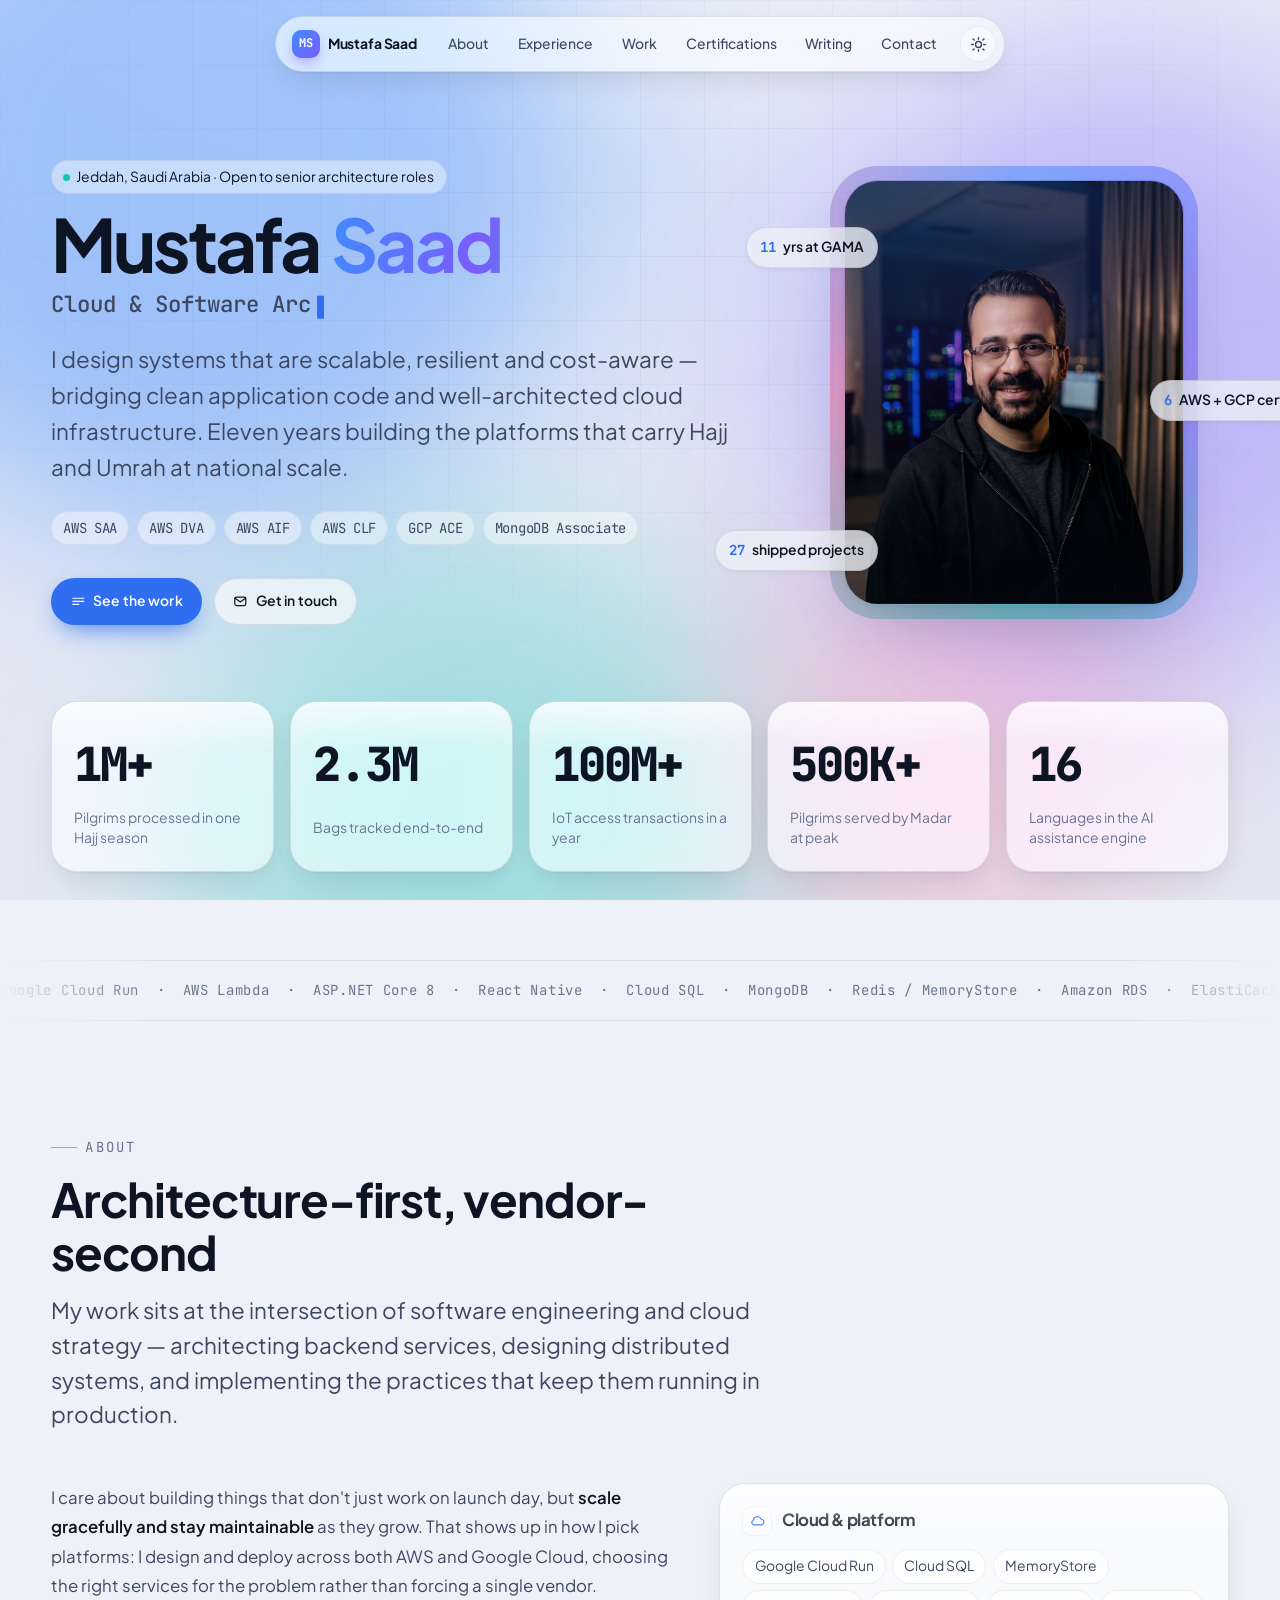
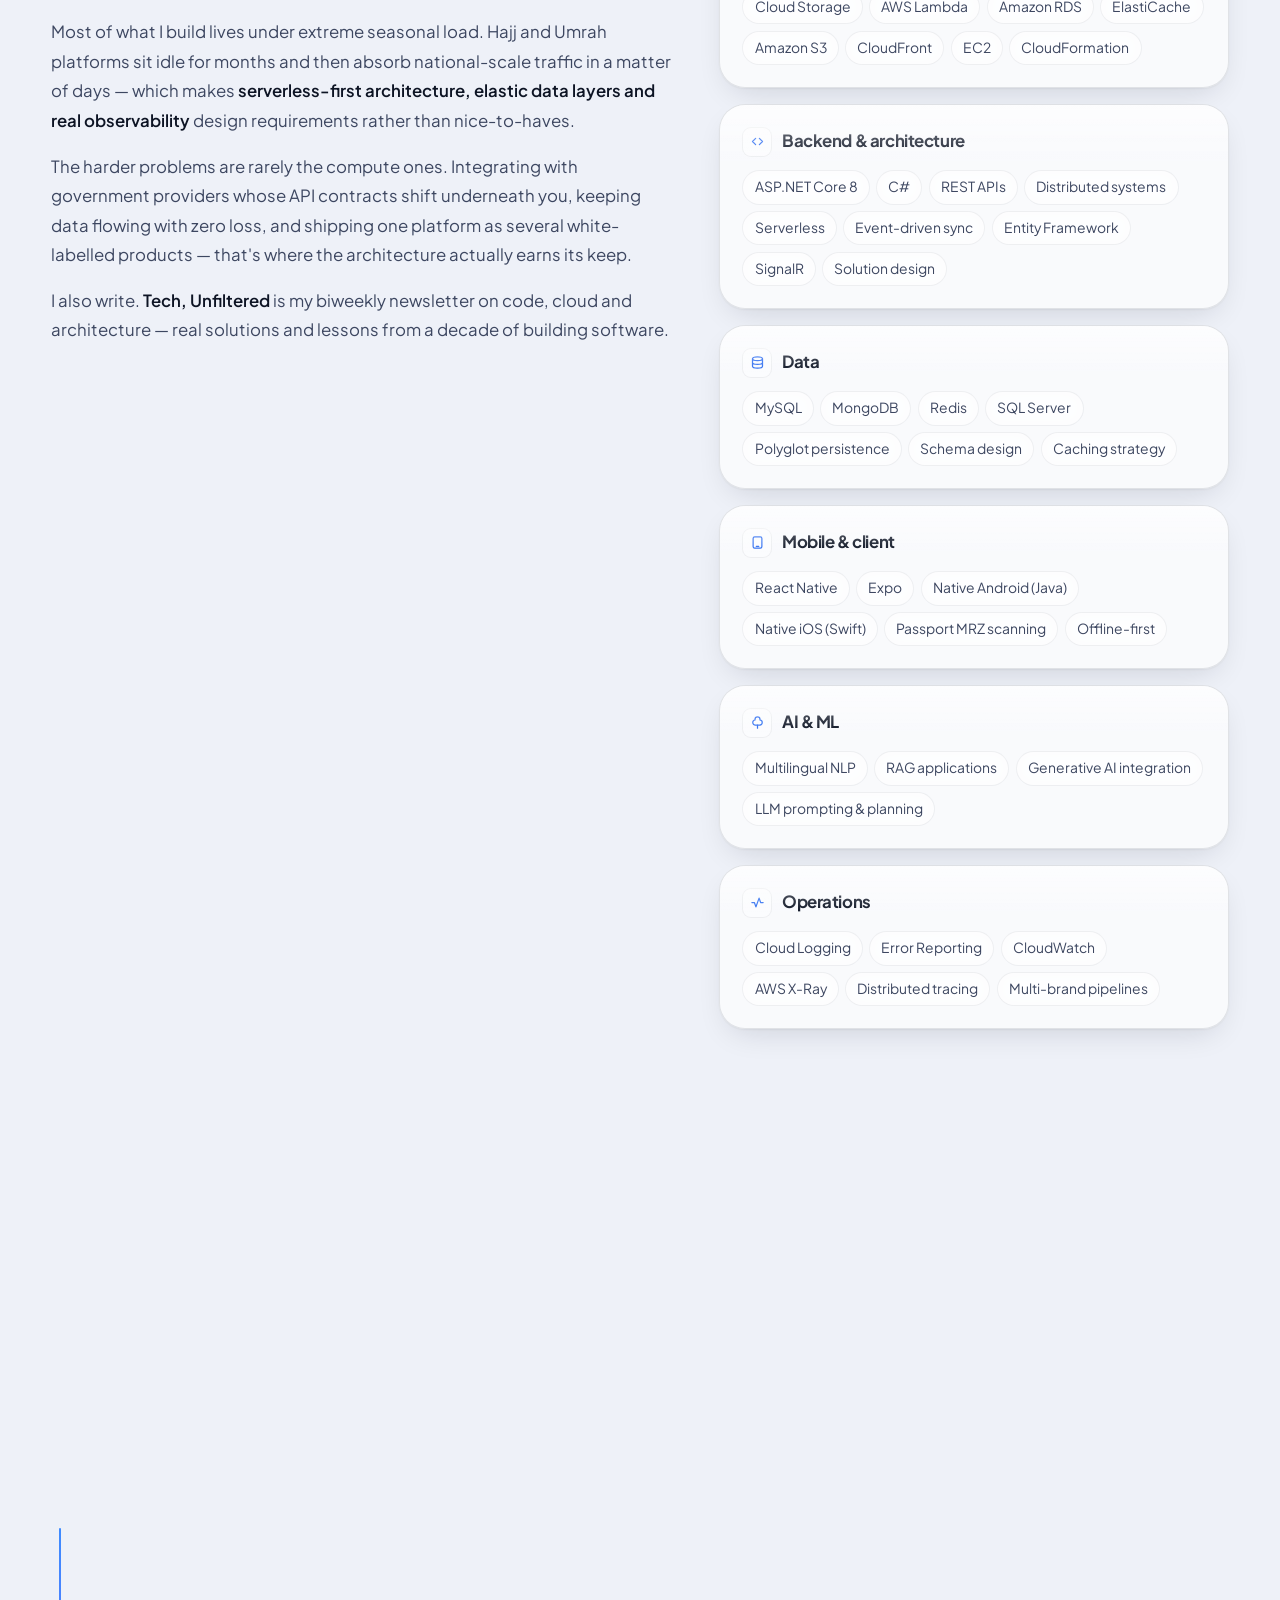
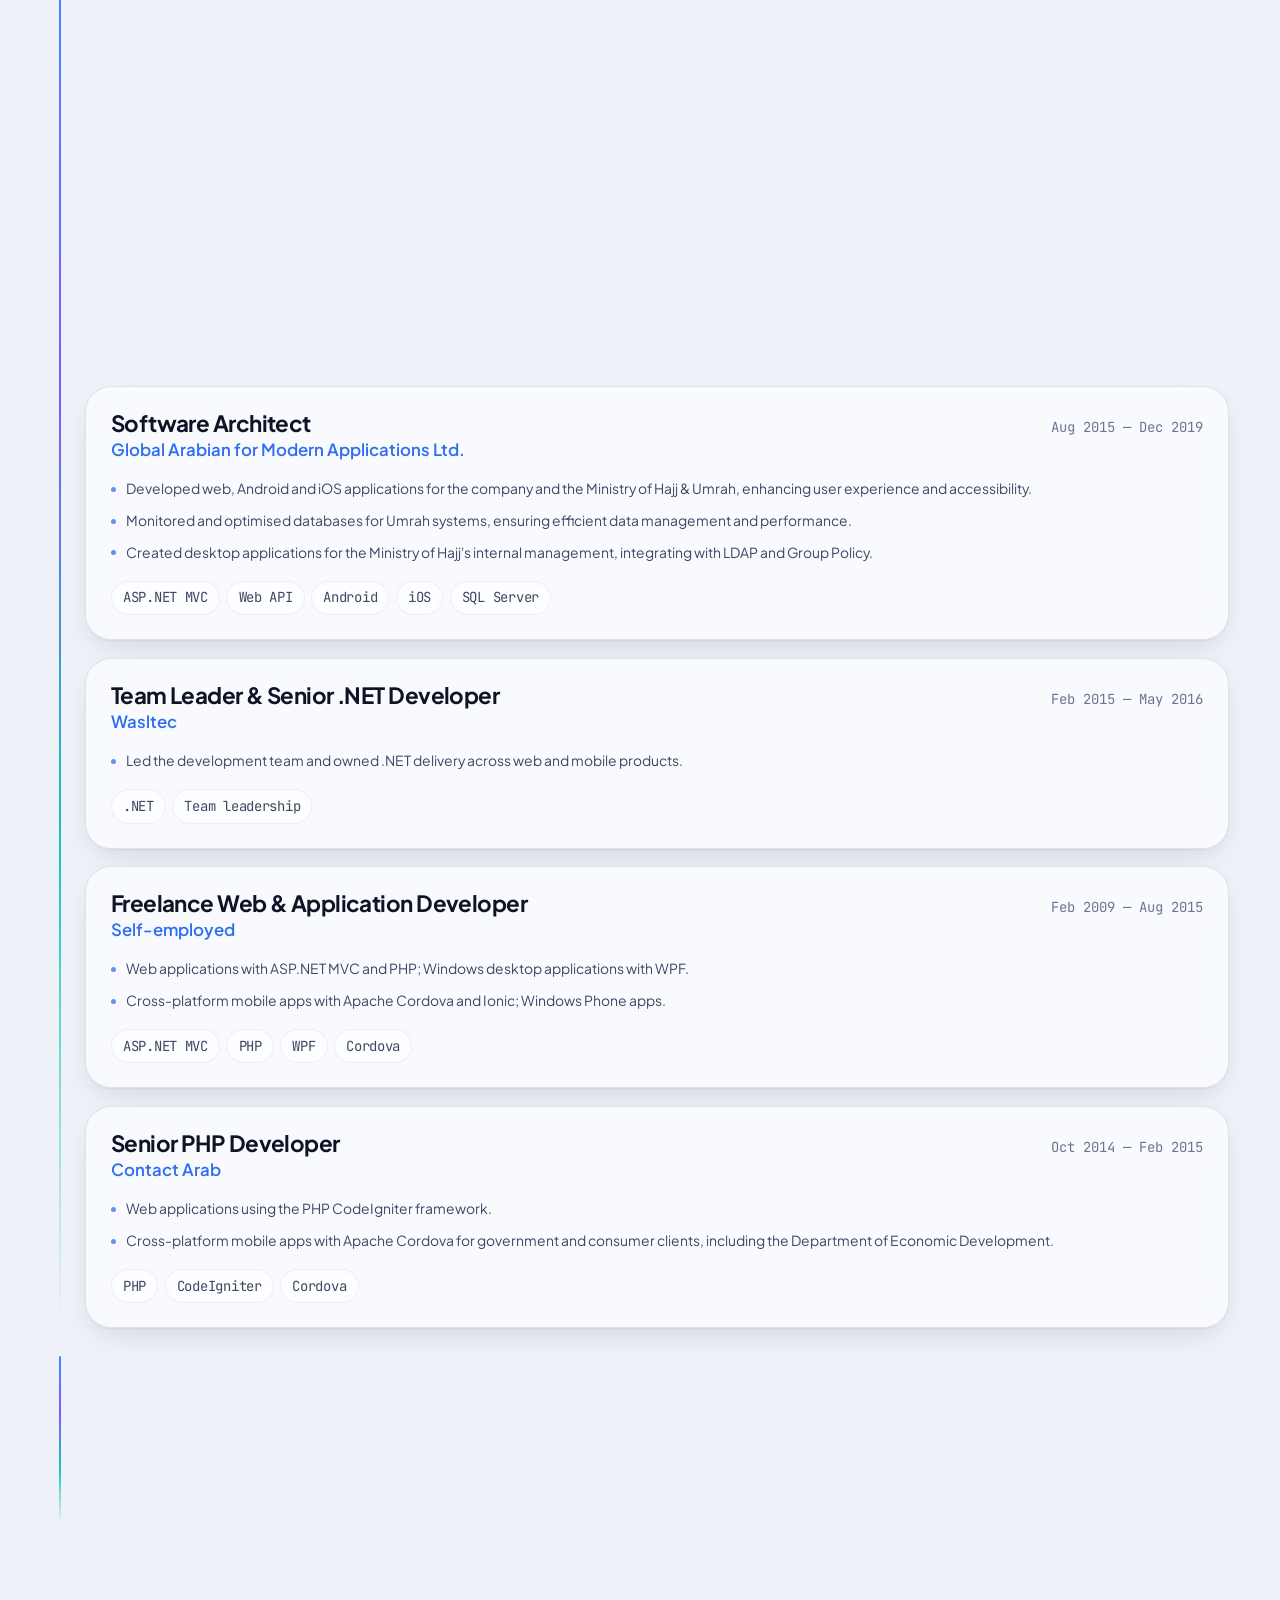
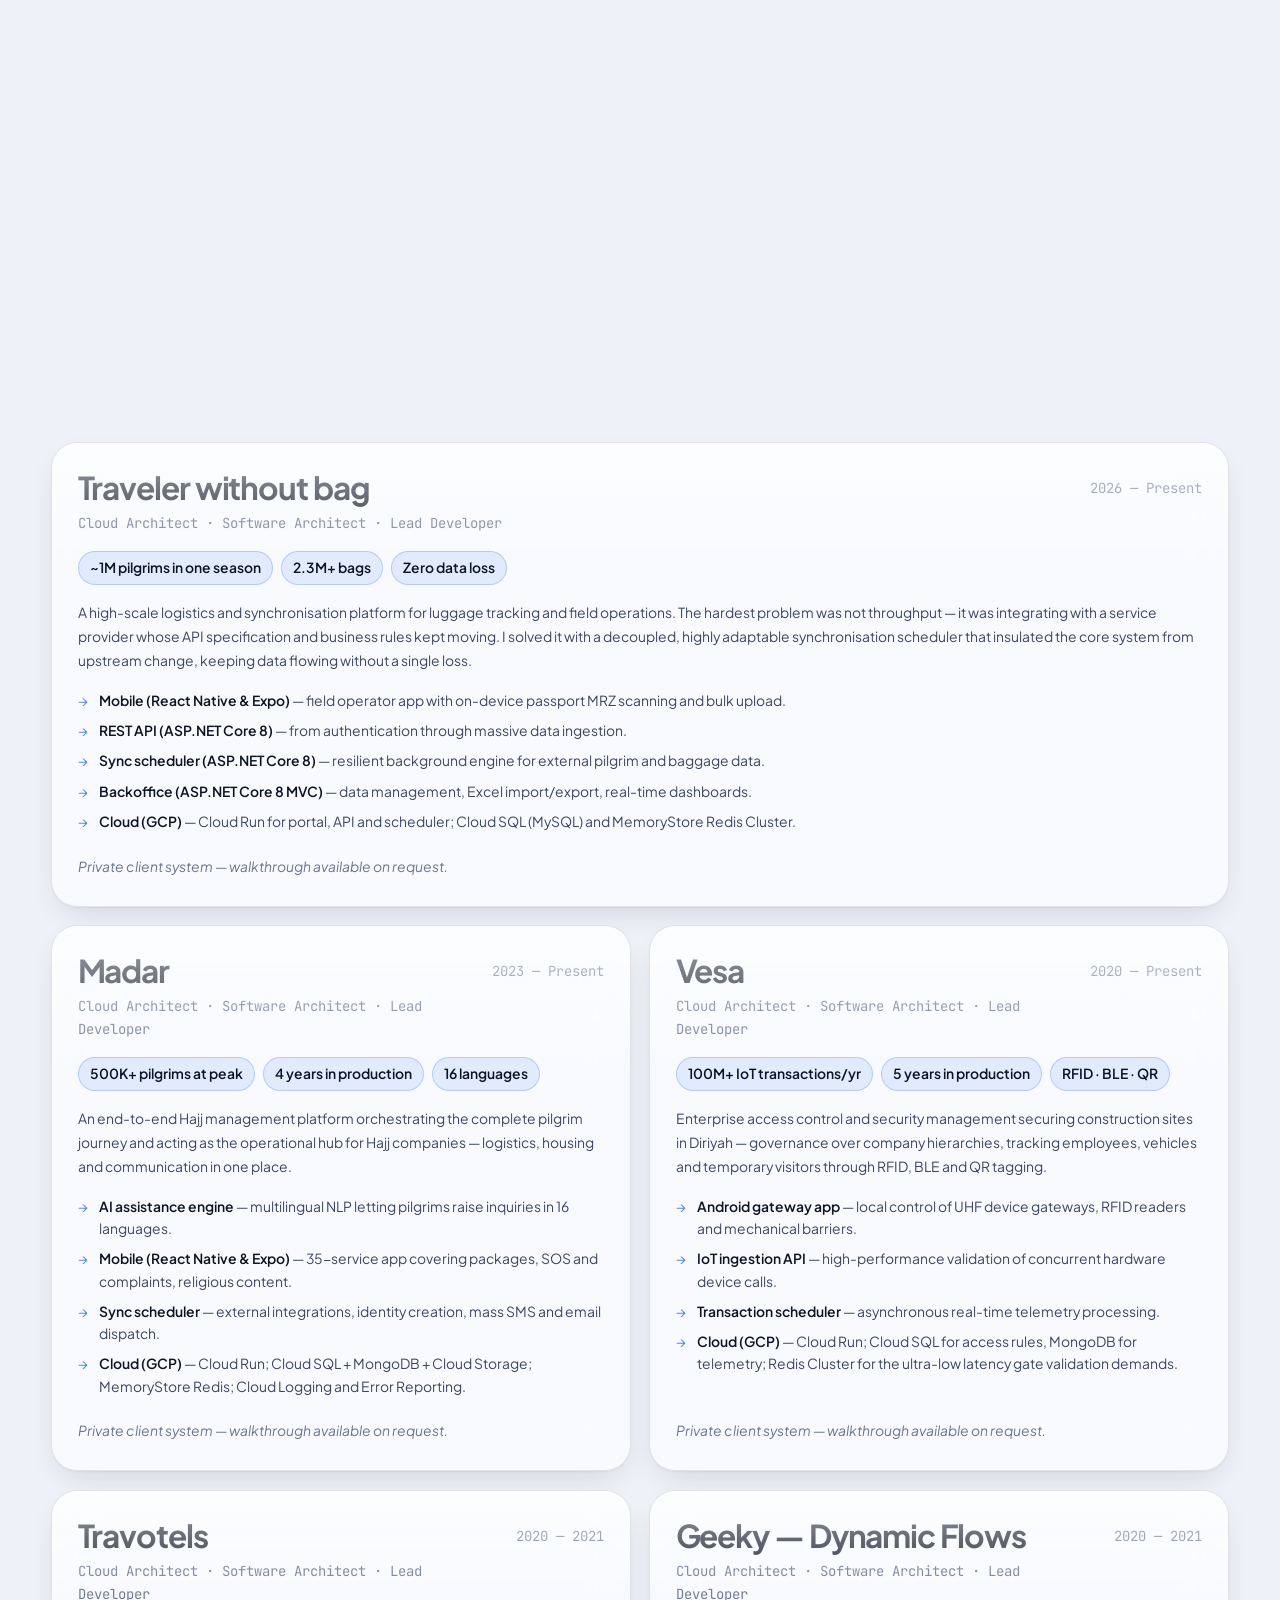
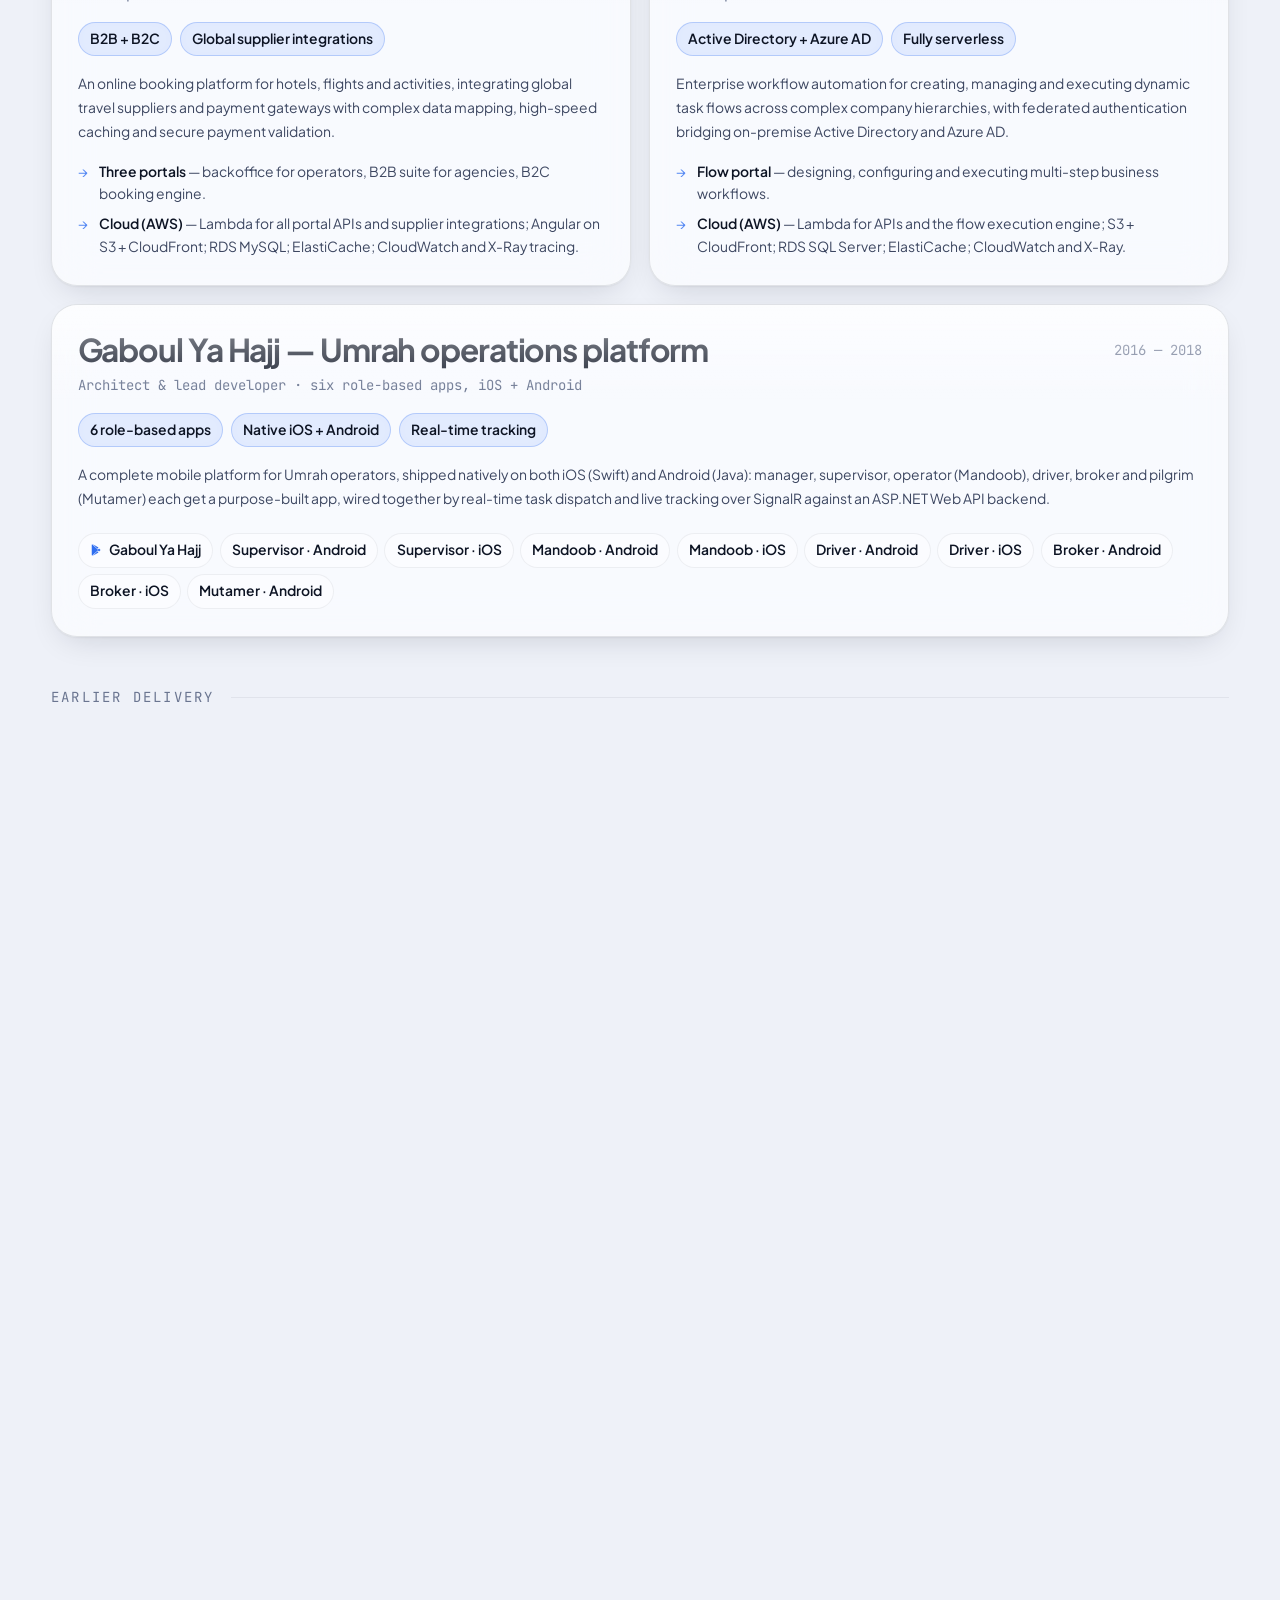
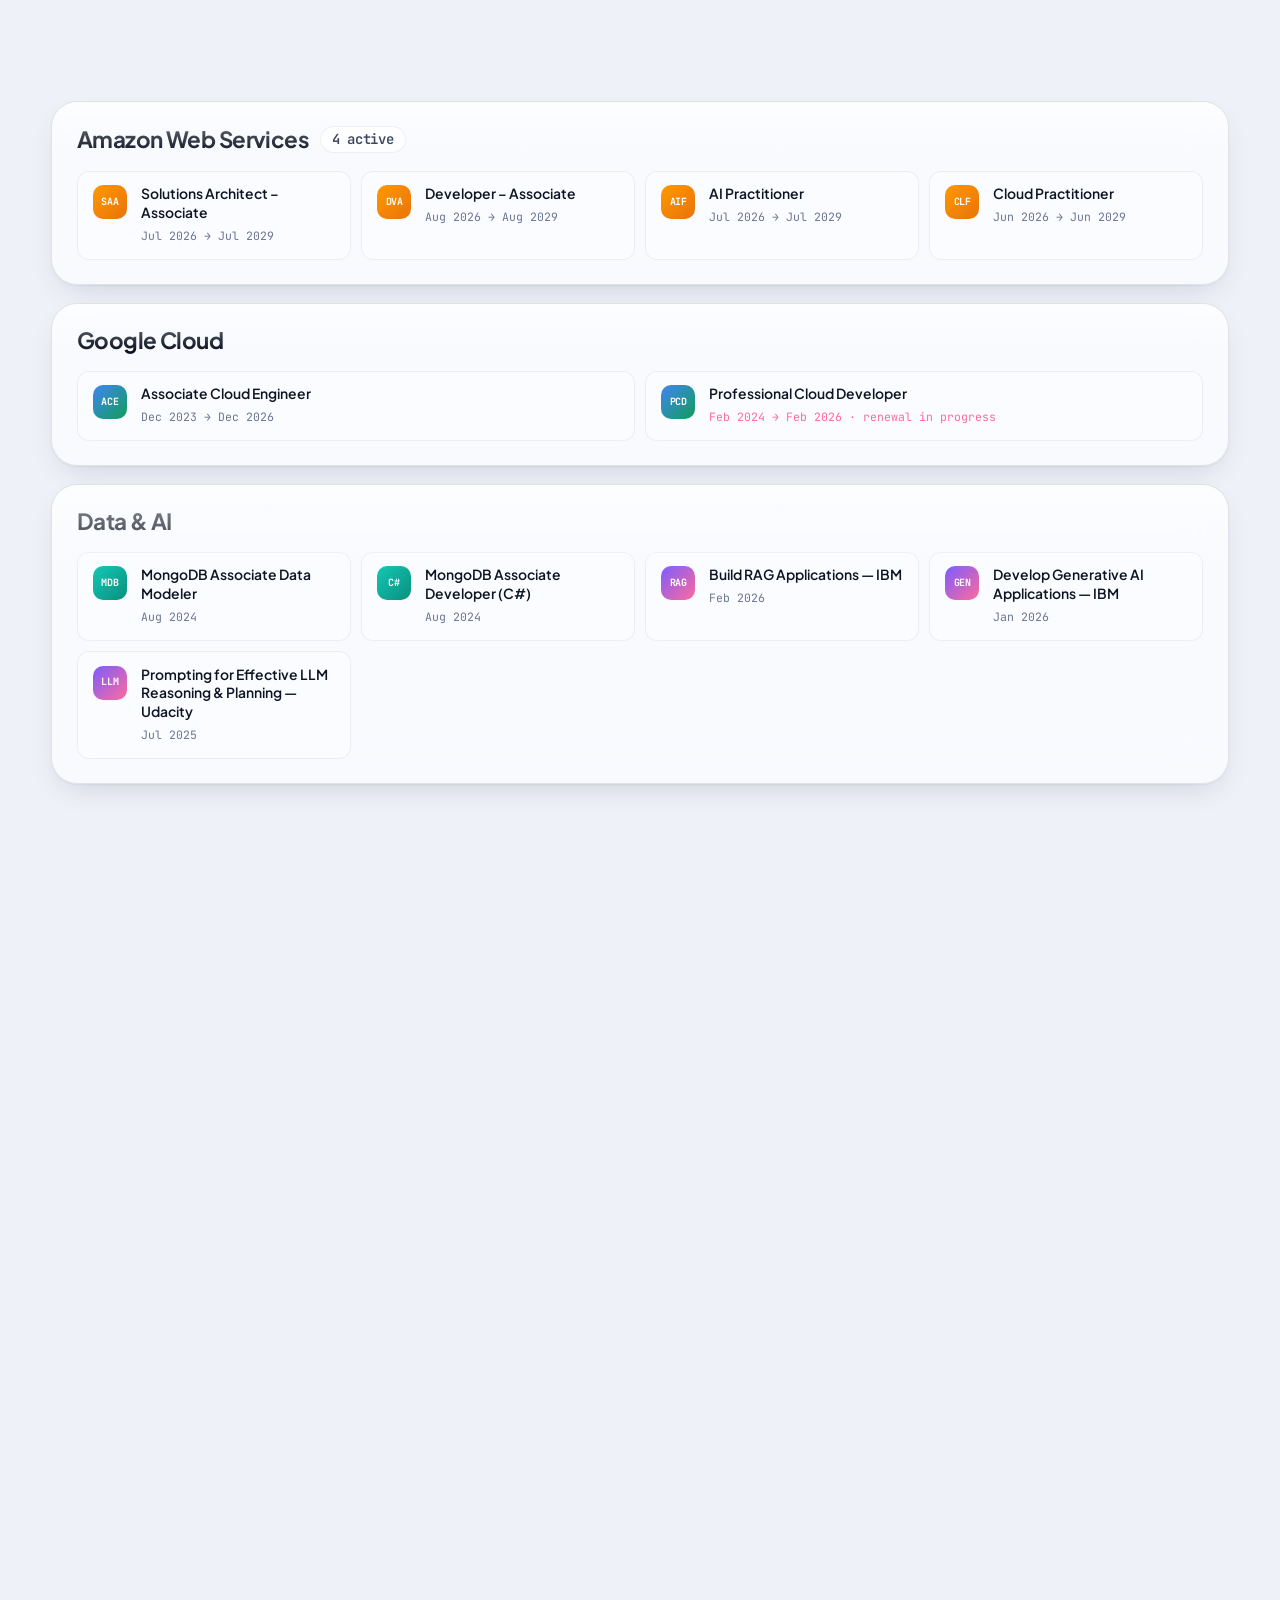
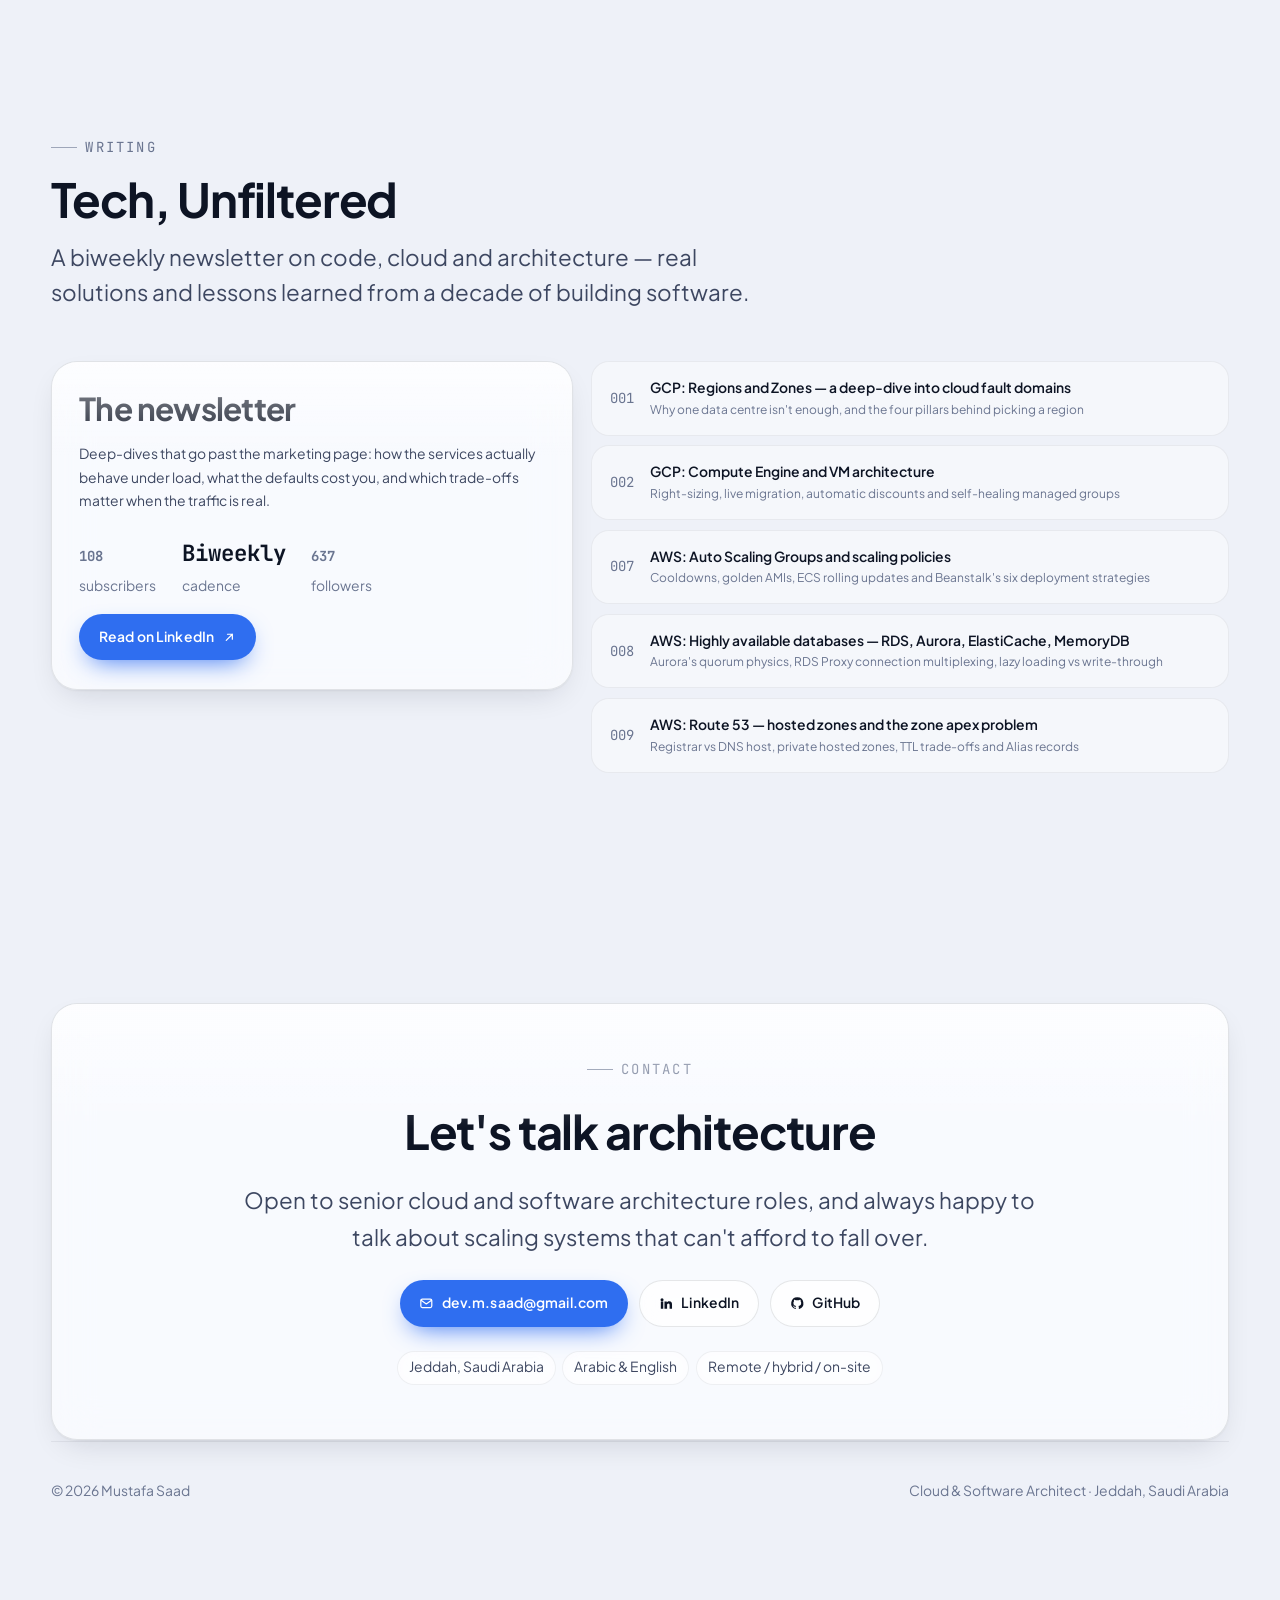
<file: index.html>
<!DOCTYPE html>
<html lang="en">
<head>
<meta charset="utf-8">
<meta name="viewport" content="width=device-width, initial-scale=1">
<title>Mustafa Saad — Cloud &amp; Software Architect</title>
<meta name="description" content="Cloud and Software Architect in Jeddah, Saudi Arabia. Multi-cloud AWS + GCP, serverless and distributed systems. Platforms serving 1M+ pilgrims and 100M+ IoT transactions.">
<meta name="author" content="Mustafa Saad">
<meta name="theme-color" content="#070a14" media="(prefers-color-scheme: dark)">
<meta name="theme-color" content="#eef1f8" media="(prefers-color-scheme: light)">

<meta property="og:type" content="profile">
<meta property="og:title" content="Mustafa Saad — Cloud &amp; Software Architect">
<meta property="og:description" content="Multi-cloud AWS + GCP architect. Serverless platforms serving 1M+ pilgrims and 100M+ IoT transactions.">
<meta property="og:image" content="img/profile.jpg">
<meta name="twitter:card" content="summary_large_image">

<link rel="preconnect" href="https://fonts.googleapis.com">
<link rel="preconnect" href="https://fonts.gstatic.com" crossorigin>
<link href="https://fonts.googleapis.com/css2?family=Plus+Jakarta+Sans:wght@400;500;600;700;800&family=JetBrains+Mono:wght@400;500;700&display=swap" rel="stylesheet">
<link rel="stylesheet" href="css/style.css">

<!-- paint the stored theme before first frame, so there is no flash -->
<script>
(function(){try{var t=localStorage.getItem('ms-theme');if(t==='dark'||t==='light')document.documentElement.setAttribute('data-theme',t);}catch(e){}})();
</script>

<script type="application/ld+json">
{
  "@context":"https://schema.org",
  "@type":"Person",
  "name":"Mustafa Saad",
  "jobTitle":"Cloud and Software Architect",
  "email":"mailto:dev.m.saad@gmail.com",
  "address":{"@type":"PostalAddress","addressLocality":"Jeddah","addressCountry":"SA"},
  "worksFor":{"@type":"Organization","name":"Global Arabian for Modern Applications Ltd."},
  "url":"https://www.linkedin.com/in/geekinside/",
  "sameAs":["https://www.linkedin.com/in/geekinside/","https://github.com/MMSaad"],
  "knowsLanguage":["ar","en"]
}
</script>
</head>

<body>

<div class="aurora" aria-hidden="true"><span></span><span></span><span></span><span></span></div>
<div class="spot" aria-hidden="true"></div>
<div class="progress" aria-hidden="true"></div>

<!-- ============================ NAV ============================ -->
<header class="nav">
  <div class="nav__inner">
    <a class="nav__brand" href="#top">
      <span class="mono-mark" aria-hidden="true">MS</span>
      <span>Mustafa Saad</span>
    </a>

    <nav class="nav__links" aria-label="Sections">
      <a href="#about">About</a>
      <a href="#experience">Experience</a>
      <a href="#work">Work</a>
      <a href="#certifications">Certifications</a>
      <a href="#writing">Writing</a>
      <a href="#contact">Contact</a>
    </nav>

    <div class="nav__actions">
      <button class="icon-btn theme-toggle" type="button" aria-label="Switch theme">
        <svg class="sun" viewBox="0 0 24 24" fill="none" stroke="currentColor" stroke-width="2" stroke-linecap="round" aria-hidden="true"><circle cx="12" cy="12" r="4.2"/><path d="M12 2.4v2.3M12 19.3v2.3M4.2 4.2l1.6 1.6M18.2 18.2l1.6 1.6M2.4 12h2.3M19.3 12h2.3M4.2 19.8l1.6-1.6M18.2 5.8l1.6-1.6"/></svg>
        <svg class="moon" viewBox="0 0 24 24" fill="none" stroke="currentColor" stroke-width="2" stroke-linecap="round" stroke-linejoin="round" aria-hidden="true"><path d="M20.5 14.3A8.5 8.5 0 1 1 9.7 3.5a6.8 6.8 0 0 0 10.8 10.8Z"/></svg>
      </button>
      <button class="icon-btn nav__burger" type="button" aria-label="Menu" aria-expanded="false">
        <svg viewBox="0 0 24 24" fill="none" stroke="currentColor" stroke-width="2" stroke-linecap="round" aria-hidden="true"><path d="M4 7h16M4 12h16M4 17h16"/></svg>
      </button>
    </div>
  </div>
</header>

<main id="top">

<!-- ============================ HERO ============================ -->
<section class="hero" aria-label="Introduction">
  <div class="shell">
    <div class="hero__grid">

      <div>
        <span class="chip chip--live rv" style="--d:0ms"><span class="dot" aria-hidden="true"></span> Jeddah, Saudi Arabia &middot; Open to senior architecture roles</span>

        <h1 class="rv" style="--d:70ms">Mustafa <span class="grad">Saad</span></h1>

        <div class="hero__role rv" style="--d:140ms">
          <span class="typed" data-phrases='["Cloud &amp; Software Architect","Multi-cloud: AWS + Google Cloud","Serverless &amp; distributed systems","17 years building for scale"]'></span><span class="caret" aria-hidden="true"></span>
        </div>

        <p class="hero__lede rv" style="--d:210ms">
          I design systems that are scalable, resilient and cost-aware — bridging clean application code
          and well-architected cloud infrastructure. Eleven years building the platforms that carry
          Hajj and Umrah at national scale.
        </p>

        <div class="hero__chips rv" style="--d:280ms">
          <span class="chip chip--mono">AWS SAA</span>
          <span class="chip chip--mono">AWS DVA</span>
          <span class="chip chip--mono">AWS AIF</span>
          <span class="chip chip--mono">AWS CLF</span>
          <span class="chip chip--mono">GCP ACE</span>
          <span class="chip chip--mono">MongoDB Associate</span>
        </div>

        <div class="hero__cta rv" style="--d:350ms">
          <a class="btn btn--primary" href="#work">
            <svg viewBox="0 0 24 24" fill="none" stroke="currentColor" stroke-width="2" stroke-linecap="round" stroke-linejoin="round" aria-hidden="true"><path d="M3 7h18M3 12h18M3 17h10"/></svg>
            See the work
          </a>
          <a class="btn btn--ghost" href="mailto:dev.m.saad@gmail.com">
            <svg viewBox="0 0 24 24" fill="none" stroke="currentColor" stroke-width="2" stroke-linecap="round" stroke-linejoin="round" aria-hidden="true"><rect x="3" y="5" width="18" height="14" rx="2.5"/><path d="m3.5 7 8.5 6 8.5-6"/></svg>
            Get in touch
          </a>
        </div>
      </div>

      <div class="portrait rv rv--s" style="--d:260ms">
        <div class="portrait__halo" aria-hidden="true"><div class="portrait__ring"></div></div>
        <div class="portrait__frame">
          <img src="img/profile.jpg" alt="Portrait of Mustafa Saad" width="880" height="1100">
        </div>
        <div class="portrait__badge portrait__badge--a"><b>11</b> yrs at GAMA</div>
        <div class="portrait__badge portrait__badge--b"><b>6</b> AWS + GCP certs</div>
        <div class="portrait__badge portrait__badge--c"><b>27</b> shipped projects</div>
      </div>

    </div>
  </div>
</section>

<!-- ============================ METRICS ============================ -->
<section aria-label="Scale" style="padding-block:0">
  <div class="shell">
    <div class="metrics">
      <div class="metric glass glass--hover tilt rv">
        <div class="metric__n"><span data-count="1" data-dec="0" data-suffix="M+">0</span></div>
        <div class="metric__l">Pilgrims processed in one Hajj season</div>
      </div>
      <div class="metric glass glass--hover tilt rv">
        <div class="metric__n"><span data-count="2.3" data-dec="1" data-suffix="M">0</span></div>
        <div class="metric__l">Bags tracked end-to-end</div>
      </div>
      <div class="metric glass glass--hover tilt rv">
        <div class="metric__n"><span data-count="100" data-dec="0" data-suffix="M+">0</span></div>
        <div class="metric__l">IoT access transactions in a year</div>
      </div>
      <div class="metric glass glass--hover tilt rv">
        <div class="metric__n"><span data-count="500" data-dec="0" data-suffix="K+">0</span></div>
        <div class="metric__l">Pilgrims served by Madar at peak</div>
      </div>
      <div class="metric glass glass--hover tilt rv">
        <div class="metric__n"><span data-count="16" data-dec="0">0</span></div>
        <div class="metric__l">Languages in the AI assistance engine</div>
      </div>
    </div>
  </div>
</section>

<!-- ============================ MARQUEE ============================ -->
<div class="marquee" aria-hidden="true" style="margin-top:clamp(3rem,7vw,5.5rem)">
  <div class="marquee__track">
    <span>Google Cloud Run &nbsp;·&nbsp; AWS Lambda &nbsp;·&nbsp; ASP.NET Core 8 &nbsp;·&nbsp; React Native &nbsp;·&nbsp; Cloud SQL &nbsp;·&nbsp; MongoDB &nbsp;·&nbsp; Redis / MemoryStore &nbsp;·&nbsp; Amazon RDS &nbsp;·&nbsp; ElastiCache &nbsp;·&nbsp; CloudFront &nbsp;·&nbsp; Amazon S3 &nbsp;·&nbsp; Cloud Storage &nbsp;·&nbsp; X-Ray &nbsp;·&nbsp; CloudWatch &nbsp;·&nbsp; Cloud Logging &nbsp;·&nbsp; SignalR &nbsp;·&nbsp; Firebase &nbsp;·&nbsp; Azure AD</span>
  </div>
</div>

<!-- ============================ ABOUT ============================ -->
<section id="about" aria-labelledby="about-h">
  <div class="shell">
    <div class="sec-head rv">
      <span class="eyebrow">About</span>
      <h2 id="about-h">Architecture-first, vendor-second</h2>
      <p>My work sits at the intersection of software engineering and cloud strategy — architecting backend services, designing distributed systems, and implementing the practices that keep them running in production.</p>
    </div>

    <div class="about">
      <div class="prose rv rv--l">
        <p>I care about building things that don't just work on launch day, but <strong>scale gracefully and stay maintainable</strong> as they grow. That shows up in how I pick platforms: I design and deploy across both AWS and Google Cloud, choosing the right services for the problem rather than forcing a single vendor.</p>
        <p>Most of what I build lives under extreme seasonal load. Hajj and Umrah platforms sit idle for months and then absorb national-scale traffic in a matter of days — which makes <strong>serverless-first architecture, elastic data layers and real observability</strong> design requirements rather than nice-to-haves.</p>
        <p>The harder problems are rarely the compute ones. Integrating with government providers whose API contracts shift underneath you, keeping data flowing with zero loss, and shipping one platform as several white-labelled products — that's where the architecture actually earns its keep.</p>
        <p>I also write. <strong>Tech, Unfiltered</strong> is my biweekly newsletter on code, cloud and architecture — real solutions and lessons from a decade of building software.</p>
      </div>

      <div class="stack rv rv--r">
        <div class="stack__card glass glass--hover tilt">
          <h4><i aria-hidden="true"><svg viewBox="0 0 24 24" fill="none" stroke="currentColor" stroke-width="2" stroke-linecap="round" stroke-linejoin="round"><path d="M17.5 19a4.5 4.5 0 0 0 .3-9 6.5 6.5 0 0 0-12.5 1.7A3.8 3.8 0 0 0 6 19Z"/></svg></i> Cloud &amp; platform</h4>
          <div class="tags">
            <span class="chip">Google Cloud Run</span><span class="chip">Cloud SQL</span><span class="chip">MemoryStore</span>
            <span class="chip">Cloud Storage</span><span class="chip">AWS Lambda</span><span class="chip">Amazon RDS</span>
            <span class="chip">ElastiCache</span><span class="chip">Amazon S3</span><span class="chip">CloudFront</span>
            <span class="chip">EC2</span><span class="chip">CloudFormation</span>
          </div>
        </div>

        <div class="stack__card glass glass--hover tilt">
          <h4><i aria-hidden="true"><svg viewBox="0 0 24 24" fill="none" stroke="currentColor" stroke-width="2" stroke-linecap="round" stroke-linejoin="round"><path d="m9 17-5-5 5-5M15 7l5 5-5 5"/></svg></i> Backend &amp; architecture</h4>
          <div class="tags">
            <span class="chip">ASP.NET Core 8</span><span class="chip">C#</span><span class="chip">REST APIs</span>
            <span class="chip">Distributed systems</span><span class="chip">Serverless</span><span class="chip">Event-driven sync</span>
            <span class="chip">Entity Framework</span><span class="chip">SignalR</span><span class="chip">Solution design</span>
          </div>
        </div>

        <div class="stack__card glass glass--hover tilt">
          <h4><i aria-hidden="true"><svg viewBox="0 0 24 24" fill="none" stroke="currentColor" stroke-width="2" stroke-linecap="round" stroke-linejoin="round"><ellipse cx="12" cy="6" rx="8" ry="3"/><path d="M4 6v12c0 1.7 3.6 3 8 3s8-1.3 8-3V6M4 12c0 1.7 3.6 3 8 3s8-1.3 8-3"/></svg></i> Data</h4>
          <div class="tags">
            <span class="chip">MySQL</span><span class="chip">MongoDB</span><span class="chip">Redis</span>
            <span class="chip">SQL Server</span><span class="chip">Polyglot persistence</span><span class="chip">Schema design</span>
            <span class="chip">Caching strategy</span>
          </div>
        </div>

        <div class="stack__card glass glass--hover tilt">
          <h4><i aria-hidden="true"><svg viewBox="0 0 24 24" fill="none" stroke="currentColor" stroke-width="2" stroke-linecap="round" stroke-linejoin="round"><rect x="5" y="3" width="14" height="18" rx="2.5"/><path d="M10 18h4"/></svg></i> Mobile &amp; client</h4>
          <div class="tags">
            <span class="chip">React Native</span><span class="chip">Expo</span><span class="chip">Native Android (Java)</span>
            <span class="chip">Native iOS (Swift)</span><span class="chip">Passport MRZ scanning</span><span class="chip">Offline-first</span>
          </div>
        </div>

        <div class="stack__card glass glass--hover tilt">
          <h4><i aria-hidden="true"><svg viewBox="0 0 24 24" fill="none" stroke="currentColor" stroke-width="2" stroke-linecap="round" stroke-linejoin="round"><path d="M12 3a4 4 0 0 1 4 4v1a4 4 0 0 1-.9 8H8.9A4 4 0 0 1 8 8V7a4 4 0 0 1 4-4Z"/><path d="M12 16v5"/></svg></i> AI &amp; ML</h4>
          <div class="tags">
            <span class="chip">Multilingual NLP</span><span class="chip">RAG applications</span><span class="chip">Generative AI integration</span>
            <span class="chip">LLM prompting &amp; planning</span>
          </div>
        </div>

        <div class="stack__card glass glass--hover tilt">
          <h4><i aria-hidden="true"><svg viewBox="0 0 24 24" fill="none" stroke="currentColor" stroke-width="2" stroke-linecap="round" stroke-linejoin="round"><path d="M3 12h4l2.5 7 5-14L17 12h4"/></svg></i> Operations</h4>
          <div class="tags">
            <span class="chip">Cloud Logging</span><span class="chip">Error Reporting</span><span class="chip">CloudWatch</span>
            <span class="chip">AWS X-Ray</span><span class="chip">Distributed tracing</span><span class="chip">Multi-brand pipelines</span>
          </div>
        </div>
      </div>
    </div>
  </div>
</section>

<!-- ============================ EXPERIENCE ============================ -->
<section id="experience" aria-labelledby="exp-h">
  <div class="shell">
    <div class="sec-head rv">
      <span class="eyebrow">Experience</span>
      <h2 id="exp-h">Seventeen years, one throughline</h2>
      <p>From freelance web work in 2009 to owning the architecture of national-scale pilgrimage platforms — the constant has been shipping systems people actually depend on.</p>
    </div>

    <div class="tl">
      <article class="tl__item tl__item--now glass glass--hover tilt rv">
        <div class="tl__top">
          <div>
            <h3>Cloud and Software Architect</h3>
            <div class="tl__org">Global Arabian for Modern Applications Ltd.</div>
          </div>
          <div class="tl__meta">Jan 2020 — Present</div>
        </div>
        <ul class="tl__body">
          <li>Architect and technical lead for five production platforms across GCP and AWS, including Madar, Traveler without bag and Vesa.</li>
          <li>Design serverless-first architectures on Cloud Run and Lambda that absorb Hajj-season traffic spikes without manual intervention, while keeping off-season cost near zero.</li>
          <li>Engineer resilient integration layers against volatile third-party government APIs — a decoupled synchronization scheduler insulates core systems from upstream contract changes, delivering uninterrupted data flow and zero data loss.</li>
          <li>Define polyglot persistence strategies across Cloud SQL, MongoDB, Redis clusters and object storage, matching each workload to the right engine for latency, throughput and cost.</li>
          <li>Integrated a multilingual AI assistance engine so pilgrims can raise inquiries in 16 languages.</li>
          <li>Built a multi-brand deployment pipeline letting one platform ship as several white-labelled products without code divergence.</li>
          <li>Mentor and technical lead for the engineering team, including principal-level engineers.</li>
        </ul>
        <div class="tl__tags">
          <span class="chip chip--mono">GCP</span><span class="chip chip--mono">AWS</span><span class="chip chip--mono">ASP.NET Core 8</span>
          <span class="chip chip--mono">React Native</span><span class="chip chip--mono">Serverless</span><span class="chip chip--mono">AI/NLP</span>
        </div>
      </article>

      <article class="tl__item glass glass--hover tilt rv">
        <div class="tl__top">
          <div>
            <h3>Software Architect</h3>
            <div class="tl__org">Global Arabian for Modern Applications Ltd.</div>
          </div>
          <div class="tl__meta">Aug 2015 — Dec 2019</div>
        </div>
        <ul class="tl__body">
          <li>Developed web, Android and iOS applications for the company and the Ministry of Hajj &amp; Umrah, enhancing user experience and accessibility.</li>
          <li>Monitored and optimised databases for Umrah systems, ensuring efficient data management and performance.</li>
          <li>Created desktop applications for the Ministry of Hajj's internal management, integrating with LDAP and Group Policy.</li>
        </ul>
        <div class="tl__tags">
          <span class="chip chip--mono">ASP.NET MVC</span><span class="chip chip--mono">Web API</span>
          <span class="chip chip--mono">Android</span><span class="chip chip--mono">iOS</span><span class="chip chip--mono">SQL Server</span>
        </div>
      </article>

      <article class="tl__item glass glass--hover tilt rv">
        <div class="tl__top">
          <div>
            <h3>Team Leader &amp; Senior .NET Developer</h3>
            <div class="tl__org">Wasltec</div>
          </div>
          <div class="tl__meta">Feb 2015 — May 2016</div>
        </div>
        <ul class="tl__body">
          <li>Led the development team and owned .NET delivery across web and mobile products.</li>
        </ul>
        <div class="tl__tags"><span class="chip chip--mono">.NET</span><span class="chip chip--mono">Team leadership</span></div>
      </article>

      <article class="tl__item glass glass--hover tilt rv">
        <div class="tl__top">
          <div>
            <h3>Freelance Web &amp; Application Developer</h3>
            <div class="tl__org">Self-employed</div>
          </div>
          <div class="tl__meta">Feb 2009 — Aug 2015</div>
        </div>
        <ul class="tl__body">
          <li>Web applications with ASP.NET MVC and PHP; Windows desktop applications with WPF.</li>
          <li>Cross-platform mobile apps with Apache Cordova and Ionic; Windows Phone apps.</li>
        </ul>
        <div class="tl__tags"><span class="chip chip--mono">ASP.NET MVC</span><span class="chip chip--mono">PHP</span><span class="chip chip--mono">WPF</span><span class="chip chip--mono">Cordova</span></div>
      </article>

      <article class="tl__item glass glass--hover tilt rv">
        <div class="tl__top">
          <div>
            <h3>Senior PHP Developer</h3>
            <div class="tl__org">Contact Arab</div>
          </div>
          <div class="tl__meta">Oct 2014 — Feb 2015</div>
        </div>
        <ul class="tl__body">
          <li>Web applications using the PHP CodeIgniter framework.</li>
          <li>Cross-platform mobile apps with Apache Cordova for government and consumer clients, including the Department of Economic Development.</li>
        </ul>
        <div class="tl__tags"><span class="chip chip--mono">PHP</span><span class="chip chip--mono">CodeIgniter</span><span class="chip chip--mono">Cordova</span></div>
      </article>
    </div>

    <div class="tl" style="margin-top:1.1rem;padding-left:0">
      <article class="tl__item glass rv" style="padding:1.35rem 1.5rem">
        <div class="tl__top">
          <div><h3 style="font-size:var(--step-0)">Education</h3></div>
          <div class="tl__meta">2004 — 2008</div>
        </div>
        <ul class="tl__body">
          <li>Bachelor’s Degree, Management Information Systems — Abbasia Institute of Computer Science and Business. Grade: Very Good.</li>
          <li>Udacity Nanodegrees: Cloud Developer (AWS), Android Developer, iOS Developer.</li>
        </ul>
        <div class="tl__tags">
          <span class="chip">Arabic — native</span><span class="chip">English — professional working</span>
        </div>
      </article>
    </div>
  </div>
</section>

<!-- ============================ WORK ============================ -->
<section id="work" aria-labelledby="work-h">
  <div class="shell">
    <div class="sec-head rv">
      <span class="eyebrow">Selected work</span>
      <h2 id="work-h">Platforms built for a season that can't fail</h2>
      <p>Hajj and Umrah systems have one rehearsal a year and no second chance. These are the platforms I architected and led.</p>
    </div>

    <div class="proj-grid">

      <article class="proj glass glass--hover tilt rv proj--wide">
        <div class="proj__head">
          <div>
            <h3>Traveler without bag</h3>
            <div class="proj__role">Cloud Architect · Software Architect · Lead Developer</div>
          </div>
          <div class="proj__yr">2026 — Present</div>
        </div>
        <div class="proj__scale">
          <span class="chip">~1M pilgrims in one season</span>
          <span class="chip">2.3M+ bags</span>
          <span class="chip">Zero data loss</span>
        </div>
        <p>A high-scale logistics and synchronisation platform for luggage tracking and field operations. The hardest problem was not throughput — it was integrating with a service provider whose API specification and business rules kept moving. I solved it with a decoupled, highly adaptable synchronisation scheduler that insulated the core system from upstream change, keeping data flowing without a single loss.</p>
        <ul class="proj__arch">
          <li><span><b>Mobile (React Native &amp; Expo)</b> — field operator app with on-device passport MRZ scanning and bulk upload.</span></li>
          <li><span><b>REST API (ASP.NET Core 8)</b> — from authentication through massive data ingestion.</span></li>
          <li><span><b>Sync scheduler (ASP.NET Core 8)</b> — resilient background engine for external pilgrim and baggage data.</span></li>
          <li><span><b>Backoffice (ASP.NET Core 8 MVC)</b> — data management, Excel import/export, real-time dashboards.</span></li>
          <li><span><b>Cloud (GCP)</b> — Cloud Run for portal, API and scheduler; Cloud SQL (MySQL) and MemoryStore Redis Cluster.</span></li>
        </ul>
        <div class="proj__foot"><span class="note">Private client system — walkthrough available on request.</span></div>
      </article>

      <article class="proj glass glass--hover tilt rv">
        <div class="proj__head">
          <div>
            <h3>Madar</h3>
            <div class="proj__role">Cloud Architect · Software Architect · Lead Developer</div>
          </div>
          <div class="proj__yr">2023 — Present</div>
        </div>
        <div class="proj__scale">
          <span class="chip">500K+ pilgrims at peak</span>
          <span class="chip">4 years in production</span>
          <span class="chip">16 languages</span>
        </div>
        <p>An end-to-end Hajj management platform orchestrating the complete pilgrim journey and acting as the operational hub for Hajj companies — logistics, housing and communication in one place.</p>
        <ul class="proj__arch">
          <li><span><b>AI assistance engine</b> — multilingual NLP letting pilgrims raise inquiries in 16 languages.</span></li>
          <li><span><b>Mobile (React Native &amp; Expo)</b> — 35-service app covering packages, SOS and complaints, religious content.</span></li>
          <li><span><b>Sync scheduler</b> — external integrations, identity creation, mass SMS and email dispatch.</span></li>
          <li><span><b>Cloud (GCP)</b> — Cloud Run; Cloud SQL + MongoDB + Cloud Storage; MemoryStore Redis; Cloud Logging and Error Reporting.</span></li>
        </ul>
        <div class="proj__foot"><span class="note">Private client system — walkthrough available on request.</span></div>
      </article>

      <article class="proj glass glass--hover tilt rv">
        <div class="proj__head">
          <div>
            <h3>Vesa</h3>
            <div class="proj__role">Cloud Architect · Software Architect · Lead Developer</div>
          </div>
          <div class="proj__yr">2020 — Present</div>
        </div>
        <div class="proj__scale">
          <span class="chip">100M+ IoT transactions/yr</span>
          <span class="chip">5 years in production</span>
          <span class="chip">RFID · BLE · QR</span>
        </div>
        <p>Enterprise access control and security management securing construction sites in Diriyah — governance over company hierarchies, tracking employees, vehicles and temporary visitors through RFID, BLE and QR tagging.</p>
        <ul class="proj__arch">
          <li><span><b>Android gateway app</b> — local control of UHF device gateways, RFID readers and mechanical barriers.</span></li>
          <li><span><b>IoT ingestion API</b> — high-performance validation of concurrent hardware device calls.</span></li>
          <li><span><b>Transaction scheduler</b> — asynchronous real-time telemetry processing.</span></li>
          <li><span><b>Cloud (GCP)</b> — Cloud Run; Cloud SQL for access rules, MongoDB for telemetry; Redis Cluster for the ultra-low latency gate validation demands.</span></li>
        </ul>
        <div class="proj__foot"><span class="note">Private client system — walkthrough available on request.</span></div>
      </article>

      <article class="proj glass glass--hover tilt rv">
        <div class="proj__head">
          <div>
            <h3>Travotels</h3>
            <div class="proj__role">Cloud Architect · Software Architect · Lead Developer</div>
          </div>
          <div class="proj__yr">2020 — 2021</div>
        </div>
        <div class="proj__scale"><span class="chip">B2B + B2C</span><span class="chip">Global supplier integrations</span></div>
        <p>An online booking platform for hotels, flights and activities, integrating global travel suppliers and payment gateways with complex data mapping, high-speed caching and secure payment validation.</p>
        <ul class="proj__arch">
          <li><span><b>Three portals</b> — backoffice for operators, B2B suite for agencies, B2C booking engine.</span></li>
          <li><span><b>Cloud (AWS)</b> — Lambda for all portal APIs and supplier integrations; Angular on S3 + CloudFront; RDS MySQL; ElastiCache; CloudWatch and X-Ray tracing.</span></li>
        </ul>
      </article>

      <article class="proj glass glass--hover tilt rv">
        <div class="proj__head">
          <div>
            <h3>Geeky — Dynamic Flows</h3>
            <div class="proj__role">Cloud Architect · Software Architect · Lead Developer</div>
          </div>
          <div class="proj__yr">2020 — 2021</div>
        </div>
        <div class="proj__scale"><span class="chip">Active Directory + Azure AD</span><span class="chip">Fully serverless</span></div>
        <p>Enterprise workflow automation for creating, managing and executing dynamic task flows across complex company hierarchies, with federated authentication bridging on-premise Active Directory and Azure AD.</p>
        <ul class="proj__arch">
          <li><span><b>Flow portal</b> — designing, configuring and executing multi-step business workflows.</span></li>
          <li><span><b>Cloud (AWS)</b> — Lambda for APIs and the flow execution engine; S3 + CloudFront; RDS SQL Server; ElastiCache; CloudWatch and X-Ray.</span></li>
        </ul>
      </article>

      <article class="proj glass glass--hover tilt rv proj--wide">
        <div class="proj__head">
          <div>
            <h3>Gaboul Ya Hajj — Umrah operations platform</h3>
            <div class="proj__role">Architect &amp; lead developer · six role-based apps, iOS + Android</div>
          </div>
          <div class="proj__yr">2016 — 2018</div>
        </div>
        <div class="proj__scale"><span class="chip">6 role-based apps</span><span class="chip">Native iOS + Android</span><span class="chip">Real-time tracking</span></div>
        <p>A complete mobile platform for Umrah operators, shipped natively on both iOS (Swift) and Android (Java): manager, supervisor, operator (Mandoob), driver, broker and pilgrim (Mutamer) each get a purpose-built app, wired together by real-time task dispatch and live tracking over SignalR against an ASP.NET Web API backend.</p>
        <div class="proj__foot">
          <a class="store" href="https://play.google.com/store/apps/details?id=com.gama.eumra" target="_blank" rel="noopener"><svg viewBox="0 0 24 24" fill="currentColor" aria-hidden="true"><path d="M3.6 2.3 14 12 3.6 21.7A2 2 0 0 1 3 20.3V3.7a2 2 0 0 1 .6-1.4Zm11.9 7.1 2.6 2.6-2.6 2.6L12.9 12ZM5 2.2l9.6 5.6-2 2Zm0 19.6 7.6-7.6 2 2Z"/></svg> Gaboul Ya Hajj</a>
          <a class="store" href="https://play.google.com/store/apps/details?id=com.gama.supervisor" target="_blank" rel="noopener">Supervisor · Android</a>
          <a class="store" href="https://apps.apple.com/us/app/g-y-h-supervisor/id1156438865" target="_blank" rel="noopener">Supervisor · iOS</a>
          <a class="store" href="https://play.google.com/store/apps/details?id=com.gama.operator" target="_blank" rel="noopener">Mandoob · Android</a>
          <a class="store" href="https://apps.apple.com/us/app/g-h-y-mandoob/id1148035617" target="_blank" rel="noopener">Mandoob · iOS</a>
          <a class="store" href="https://play.google.com/store/apps/details?id=com.gama.driver" target="_blank" rel="noopener">Driver · Android</a>
          <a class="store" href="https://apps.apple.com/us/app/g-y-h-driver/id1143884843" target="_blank" rel="noopener">Driver · iOS</a>
          <a class="store" href="https://play.google.com/store/apps/details?id=com.gama.broker" target="_blank" rel="noopener">Broker · Android</a>
          <a class="store" href="https://apps.apple.com/us/app/g-y-h-broker/id1159646742" target="_blank" rel="noopener">Broker · iOS</a>
          <a class="store" href="https://play.google.com/store/apps/details?id=com.gama.mutamer" target="_blank" rel="noopener">Mutamer · Android</a>
        </div>
      </article>

      

      

      

    </div>

    <div class="sub-head rv"><span>Earlier delivery</span></div>

    <div class="proj-grid proj-grid--compact">
      <article class="proj glass glass--hover tilt rv">
        <div class="proj__head">
          <div>
            <h3>Manasikana</h3>
            <div class="proj__role">Official app — Ministry of Hajj &amp; Umrah</div>
          </div>
          <div class="proj__yr">2017 — 2018</div>
        </div>
        <div class="proj__scale"><span class="chip">Government client</span><span class="chip">Offline maps</span></div>
        <p>The ministry's official Islamic guidance app, delivered across iOS, Android and the backend: Swift and Objective-C on iOS, Java on Android, Realm for local storage, MapBox offline maps and Firebase push and analytics, over an ASP.NET Web API and Entity Framework backend.</p>
      </article>

      <article class="proj glass glass--hover tilt rv">
        <div class="proj__head">
          <div>
            <h3>Ministry of Hajj &amp; Umrah</h3>
            <div class="proj__role">Internal systems suite · full-stack delivery</div>
          </div>
          <div class="proj__yr">2017 — 2019</div>
        </div>
        <div class="proj__scale"><span class="chip">Government client</span></div>
        <ul class="proj__arch">
          <li><span><b>External Gate</b> — the ministry's official site on ASP.NET Core 2.2 and EF Core, deployed to OpenStack with Azure load testing.</span></li>
          <li><span><b>Volunteering system</b> — Hajj volunteer management.</span></li>
          <li><span><b>Seasonal hiring system</b> — recruitment for Hajj and Umrah seasons.</span></li>
          <li><span><b>Support chat</b> — real-time chat between customer support, Umrah companies and agents over SignalR.</span></li>
        </ul>
      </article>

      <article class="proj glass glass--hover tilt rv">
        <div class="proj__head">
          <div>
            <h3>Al Borg GPS</h3>
            <div class="proj__role">Native Android · medical logistics</div>
          </div>
          <div class="proj__yr">2016 — 2018</div>
        </div>
        <div class="proj__scale"><span class="chip">Two apps in one</span><span class="chip">Real-time dispatch</span></div>
        <p>A dual-mode Android app for Al Borg Laboratories serving both clients and drivers, handling real-time sample collection requests over SignalR against an ASP.NET Web API backend.</p>
      </article>
    </div>
  </div>
</section>

<!-- ============================ CERTIFICATIONS ============================ -->
<section id="certifications" aria-labelledby="cert-h">
  <div class="shell">
    <div class="sec-head rv">
      <span class="eyebrow">Certifications</span>
      <h2 id="cert-h">Deep on fundamentals, broad across platforms</h2>
      <p>Four active AWS certifications refreshed in 2026, Google Cloud, MongoDB and a current AI track — all independently verifiable.</p>
    </div>

    <div class="cert-groups">
      <div class="cert-group glass glass--hover tilt rv">
        <h3>Amazon Web Services <span class="chip chip--mono">4 active</span></h3>
        <div class="cert-list">
          <div class="cert"><span class="cert__ic cert__ic--aws">SAA</span><div><div class="cert__t">Solutions Architect – Associate</div><div class="cert__d">Jul 2026 → Jul 2029</div></div></div>
          <div class="cert"><span class="cert__ic cert__ic--aws">DVA</span><div><div class="cert__t">Developer – Associate</div><div class="cert__d">Aug 2026 → Aug 2029</div></div></div>
          <div class="cert"><span class="cert__ic cert__ic--aws">AIF</span><div><div class="cert__t">AI Practitioner</div><div class="cert__d">Jul 2026 → Jul 2029</div></div></div>
          <div class="cert"><span class="cert__ic cert__ic--aws">CLF</span><div><div class="cert__t">Cloud Practitioner</div><div class="cert__d">Jun 2026 → Jun 2029</div></div></div>
        </div>
      </div>

      <div class="cert-group glass glass--hover tilt rv">
        <h3>Google Cloud</h3>
        <div class="cert-list">
          <div class="cert"><span class="cert__ic cert__ic--gcp">ACE</span><div><div class="cert__t">Associate Cloud Engineer</div><div class="cert__d">Dec 2023 → Dec 2026</div></div></div>
          <div class="cert"><span class="cert__ic cert__ic--gcp">PCD</span><div><div class="cert__t">Professional Cloud Developer</div><div class="cert__d is-exp">Feb 2024 → Feb 2026 · renewal in progress</div></div></div>
        </div>
      </div>

      <div class="cert-group glass glass--hover tilt rv">
        <h3>Data &amp; AI</h3>
        <div class="cert-list">
          <div class="cert"><span class="cert__ic cert__ic--mdb">MDB</span><div><div class="cert__t">MongoDB Associate Data Modeler</div><div class="cert__d">Aug 2024</div></div></div>
          <div class="cert"><span class="cert__ic cert__ic--mdb">C#</span><div><div class="cert__t">MongoDB Associate Developer (C#)</div><div class="cert__d">Aug 2024</div></div></div>
          <div class="cert"><span class="cert__ic cert__ic--ai">RAG</span><div><div class="cert__t">Build RAG Applications — IBM</div><div class="cert__d">Feb 2026</div></div></div>
          <div class="cert"><span class="cert__ic cert__ic--ai">GEN</span><div><div class="cert__t">Develop Generative AI Applications — IBM</div><div class="cert__d">Jan 2026</div></div></div>
          <div class="cert"><span class="cert__ic cert__ic--ai">LLM</span><div><div class="cert__t">Prompting for Effective LLM Reasoning &amp; Planning — Udacity</div><div class="cert__d">Jul 2025</div></div></div>
        </div>
      </div>
    </div>
  </div>
</section>

<!-- ============================ RECOMMENDATIONS ============================ -->
<section id="recommendations" aria-labelledby="rec-h">
  <div class="shell">
    <div class="sec-head rv">
      <span class="eyebrow">Recommendations</span>
      <h2 id="rec-h">What the engineers I led say</h2>
    </div>

    <div class="quotes">
      <figure class="quote glass glass--hover tilt rv" style="margin:0">
        <div class="quote__mark" aria-hidden="true">&ldquo;</div>
        <blockquote style="margin:0"><p>Working under Mustafa's leadership was one of the highlights of my career. He has a rare ability to bring clarity to complex situations and get people aligned around a shared direction, all while staying calm and approachable. What stands out most isn't just his judgment and expertise — it's how generously he shares them.</p></blockquote>
        <figcaption class="quote__by">
          <span class="quote__av" aria-hidden="true">OK</span>
          <span><b>Omar Khairy</b><span>Principal Software Engineer · reported to Mustafa</span></span>
        </figcaption>
      </figure>

      <figure class="quote glass glass--hover tilt rv" style="margin:0">
        <div class="quote__mark" aria-hidden="true">&ldquo;</div>
        <blockquote style="margin:0"><p>He brings a rare combination of deep technical expertise and natural leadership — the kind of tech lead who can untangle a complex problem and rally people around a solution in the same breath. What sets Mustafa apart isn't just his engineering judgment, though that's excellent; it's how generously he shares it.</p></blockquote>
        <figcaption class="quote__by">
          <span class="quote__av" aria-hidden="true">MA</span>
          <span><b>Mahmoud A. Awad</b><span>Principal Software Engineer · reported to Mustafa</span></span>
        </figcaption>
      </figure>
    </div>
  </div>
</section>

<!-- ============================ WRITING ============================ -->
<section id="writing" aria-labelledby="wr-h">
  <div class="shell">
    <div class="sec-head rv">
      <span class="eyebrow">Writing</span>
      <h2 id="wr-h">Tech, Unfiltered</h2>
      <p>A biweekly newsletter on code, cloud and architecture — real solutions and lessons learned from a decade of building software.</p>
    </div>

    <div class="writing">
      <div class="news glass glass--hover tilt rv rv--l">
        <h3>The newsletter</h3>
        <p>Deep-dives that go past the marketing page: how the services actually behave under load, what the defaults cost you, and which trade-offs matter when the traffic is real.</p>
        <div class="news__stats">
          <div><b><span data-count="118" data-suffix="">0</span></b><span>subscribers</span></div>
          <div><b>Biweekly</b><span>cadence</span></div>
          <div><b><span data-count="696" data-suffix="">0</span></b><span>followers</span></div>
        </div>
        <div>
          <a class="btn btn--primary" href="https://www.linkedin.com/in/geekinside/recent-activity/all/" target="_blank" rel="noopener">
            Read on LinkedIn
            <svg viewBox="0 0 24 24" fill="none" stroke="currentColor" stroke-width="2" stroke-linecap="round" stroke-linejoin="round" aria-hidden="true"><path d="M7 17 17 7M9 7h8v8"/></svg>
          </a>
        </div>
      </div>

      <div class="arts rv rv--r">
        <a class="art" href="https://www.linkedin.com/in/geekinside/recent-activity/all/" target="_blank" rel="noopener">
          <span class="art__n">001</span>
          <span><span class="art__t">GCP: Regions and Zones — a deep-dive into cloud fault domains</span><span class="art__s">Why one data centre isn't enough, and the four pillars behind picking a region</span></span>
        </a>
        <a class="art" href="https://www.linkedin.com/in/geekinside/recent-activity/all/" target="_blank" rel="noopener">
          <span class="art__n">002</span>
          <span><span class="art__t">GCP: Compute Engine and VM architecture</span><span class="art__s">Right-sizing, live migration, automatic discounts and self-healing managed groups</span></span>
        </a>
        <a class="art" href="https://www.linkedin.com/in/geekinside/recent-activity/all/" target="_blank" rel="noopener">
          <span class="art__n">007</span>
          <span><span class="art__t">AWS: Auto Scaling Groups and scaling policies</span><span class="art__s">Cooldowns, golden AMIs, ECS rolling updates and Beanstalk's six deployment strategies</span></span>
        </a>
        <a class="art" href="https://www.linkedin.com/in/geekinside/recent-activity/all/" target="_blank" rel="noopener">
          <span class="art__n">008</span>
          <span><span class="art__t">AWS: Highly available databases — RDS, Aurora, ElastiCache, MemoryDB</span><span class="art__s">Aurora's quorum physics, RDS Proxy connection multiplexing, lazy loading vs write-through</span></span>
        </a>
        <a class="art" href="https://www.linkedin.com/in/geekinside/recent-activity/all/" target="_blank" rel="noopener">
          <span class="art__n">009</span>
          <span><span class="art__t">AWS: Route 53 — hosted zones and the zone apex problem</span><span class="art__s">Registrar vs DNS host, private hosted zones, TTL trade-offs and Alias records</span></span>
        </a>
      </div>
    </div>
  </div>
</section>

<!-- ============================ CONTACT ============================ -->
<section id="contact" aria-labelledby="ct-h">
  <div class="shell">
    <div class="contact-card glass rv">
      <span class="eyebrow">Contact</span>
      <h2 id="ct-h">Let's talk architecture</h2>
      <p>Open to senior cloud and software architecture roles, and always happy to talk about scaling systems that can't afford to fall over.</p>
      <div class="contact-links">
        <a class="btn btn--primary" href="mailto:dev.m.saad@gmail.com">
          <svg viewBox="0 0 24 24" fill="none" stroke="currentColor" stroke-width="2" stroke-linecap="round" stroke-linejoin="round" aria-hidden="true"><rect x="3" y="5" width="18" height="14" rx="2.5"/><path d="m3.5 7 8.5 6 8.5-6"/></svg>
          dev.m.saad@gmail.com
        </a>
        <a class="btn btn--ghost" href="https://www.linkedin.com/in/geekinside/" target="_blank" rel="noopener">
          <svg viewBox="0 0 24 24" fill="currentColor" aria-hidden="true"><path d="M4.98 3.5A2.5 2.5 0 1 0 5 8.5a2.5 2.5 0 0 0 0-5ZM3 9h4v12H3zM9 9h3.8v1.7h.05c.53-.95 1.83-1.95 3.77-1.95 4.03 0 4.78 2.5 4.78 5.75V21h-4v-5.7c0-1.36-.03-3.1-1.9-3.1-1.9 0-2.2 1.47-2.2 3v5.8H9Z"/></svg>
          LinkedIn
        </a>
        <a class="btn btn--ghost" href="https://github.com/MMSaad" target="_blank" rel="noopener">
          <svg viewBox="0 0 24 24" fill="currentColor" aria-hidden="true"><path d="M12 2a10 10 0 0 0-3.16 19.49c.5.09.68-.22.68-.48v-1.7c-2.78.6-3.37-1.34-3.37-1.34-.45-1.16-1.11-1.47-1.11-1.47-.91-.62.07-.61.07-.61 1 .07 1.53 1.03 1.53 1.03.9 1.53 2.34 1.09 2.91.83.09-.65.35-1.09.63-1.34-2.22-.25-4.56-1.11-4.56-4.95 0-1.09.39-1.99 1.03-2.69-.1-.25-.45-1.27.1-2.65 0 0 .84-.27 2.75 1.03A9.5 9.5 0 0 1 12 6.8c.85 0 1.71.11 2.51.34 1.91-1.3 2.75-1.03 2.75-1.03.55 1.38.2 2.4.1 2.65.64.7 1.03 1.6 1.03 2.69 0 3.85-2.35 4.7-4.58 4.94.36.31.68.92.68 1.86v2.75c0 .27.18.58.69.48A10 10 0 0 0 12 2Z"/></svg>
          GitHub
        </a>
      </div>
      <div class="tags" style="justify-content:center">
        <span class="chip">Jeddah, Saudi Arabia</span>
        <span class="chip">Arabic &amp; English</span>
        <span class="chip">Remote / hybrid / on-site</span>
      </div>
    </div>

    <footer class="footer">
      <span>&copy; <span data-year>2026</span> Mustafa Saad</span>
      <span>Cloud &amp; Software Architect &middot; Jeddah, Saudi Arabia</span>
    </footer>
  </div>
</section>

</main>

<script src="js/app.js" defer></script>
</body>
</html>
</file>
<file: css/style.css>
/* =====================================================================
   Mustafa Saad — Cloud & Software Architect
   Glass design system · no dependencies · light + dark
   ===================================================================== */

/* ---------- 1. Tokens ------------------------------------------------ */
:root{
  --font-sans:'Plus Jakarta Sans',-apple-system,BlinkMacSystemFont,'Segoe UI',Roboto,Helvetica,Arial,sans-serif;
  --font-mono:'JetBrains Mono',ui-monospace,SFMono-Regular,Menlo,Consolas,monospace;

  --step--1:clamp(.78rem,.75rem + .15vw,.87rem);
  --step-0:clamp(.95rem,.91rem + .2vw,1.05rem);
  --step-1:clamp(1.15rem,1.05rem + .45vw,1.4rem);
  --step-2:clamp(1.45rem,1.25rem + .9vw,2.05rem);
  --step-3:clamp(1.9rem,1.5rem + 1.8vw,3rem);
  --step-4:clamp(2.5rem,1.7rem + 3.6vw,4.9rem);

  --r-sm:12px; --r-md:18px; --r-lg:26px; --r-xl:34px; --r-pill:999px;
  --shell:min(1180px,92vw);
  --ease:cubic-bezier(.22,.68,.32,1);
  --ease-out:cubic-bezier(.16,1,.3,1);

  /* brand ramp — shared by both themes */
  --brand-1:#3f8bff;   /* azure   */
  --brand-2:#7b5cff;   /* violet  */
  --brand-3:#12c8b4;   /* teal    */
  --brand-4:#ff6a9b;   /* rose    */
}

/* LIGHT (default) */
:root{
  --bg:#eef1f8;
  --bg-deep:#e3e8f4;
  --ink:#0d1424;
  --ink-2:#3d4761;
  --ink-3:#6a7590;
  --glass:rgba(255,255,255,.62);
  --glass-2:rgba(255,255,255,.42);
  --glass-hi:rgba(255,255,255,.95);
  --line:rgba(13,20,36,.10);
  --line-2:rgba(13,20,36,.06);
  --shadow:0 1px 2px rgba(13,20,36,.05),0 12px 32px -12px rgba(13,20,36,.16);
  --shadow-lg:0 2px 4px rgba(13,20,36,.05),0 30px 70px -24px rgba(13,20,36,.28);
  --accent:#2f6ef0;
  --accent-ink:#fff;
  --aurora-a:rgba(63,139,255,.42);
  --aurora-b:rgba(123,92,255,.34);
  --aurora-c:rgba(18,200,180,.30);
  --aurora-d:rgba(255,106,155,.24);
  --grid:rgba(13,20,36,.045);
  --sheen:linear-gradient(180deg,rgba(255,255,255,.9),rgba(255,255,255,0) 55%);
  --spot:rgba(63,139,255,.10);
}

/* DARK — media default, overridable by the toggle */
@media (prefers-color-scheme:dark){
  :root:not([data-theme="light"]){
    --bg:#070a14;
    --bg-deep:#04060d;
    --ink:#eef2fb;
    --ink-2:#b3bdd4;
    --ink-3:#7b87a3;
    --glass:rgba(146,166,214,.10);
    --glass-2:rgba(146,166,214,.06);
    --glass-hi:rgba(146,166,214,.16);
    --line:rgba(168,187,232,.16);
    --line-2:rgba(168,187,232,.09);
    --shadow:0 1px 2px rgba(0,0,0,.4),0 16px 40px -14px rgba(0,0,0,.7);
    --shadow-lg:0 2px 6px rgba(0,0,0,.45),0 40px 90px -28px rgba(0,0,0,.85);
    --accent:#6ea8ff;
    --accent-ink:#04060d;
    --aurora-a:rgba(63,139,255,.34);
    --aurora-b:rgba(123,92,255,.30);
    --aurora-c:rgba(18,200,180,.22);
    --aurora-d:rgba(255,106,155,.18);
    --grid:rgba(168,187,232,.05);
    --sheen:linear-gradient(180deg,rgba(255,255,255,.16),rgba(255,255,255,0) 55%);
    --spot:rgba(110,168,255,.13);
  }
}
/* DARK — explicit */
:root[data-theme="dark"]{
  --bg:#070a14; --bg-deep:#04060d;
  --ink:#eef2fb; --ink-2:#b3bdd4; --ink-3:#7b87a3;
  --glass:rgba(146,166,214,.10); --glass-2:rgba(146,166,214,.06); --glass-hi:rgba(146,166,214,.16);
  --line:rgba(168,187,232,.16); --line-2:rgba(168,187,232,.09);
  --shadow:0 1px 2px rgba(0,0,0,.4),0 16px 40px -14px rgba(0,0,0,.7);
  --shadow-lg:0 2px 6px rgba(0,0,0,.45),0 40px 90px -28px rgba(0,0,0,.85);
  --accent:#6ea8ff; --accent-ink:#04060d;
  --aurora-a:rgba(63,139,255,.34); --aurora-b:rgba(123,92,255,.30);
  --aurora-c:rgba(18,200,180,.22); --aurora-d:rgba(255,106,155,.18);
  --grid:rgba(168,187,232,.05);
  --sheen:linear-gradient(180deg,rgba(255,255,255,.16),rgba(255,255,255,0) 55%);
  --spot:rgba(110,168,255,.13);
}

/* ---------- 2. Base -------------------------------------------------- */
*,*::before,*::after{box-sizing:border-box}
html{scroll-behavior:smooth;-webkit-text-size-adjust:100%;overflow-x:hidden;overflow-x:clip}
body{
  margin:0;background:var(--bg);color:var(--ink);
  font-family:var(--font-sans);font-size:var(--step-0);line-height:1.65;
  -webkit-font-smoothing:antialiased;overflow-x:hidden;overflow-x:clip;
}
img{max-width:100%;display:block}
a{color:inherit;text-decoration:none}
h1,h2,h3,h4{margin:0;line-height:1.12;letter-spacing:-.025em;font-weight:700}
p{margin:0}
ul{margin:0;padding:0;list-style:none}
:focus-visible{outline:2px solid var(--accent);outline-offset:3px;border-radius:6px}
::selection{background:var(--accent);color:var(--accent-ink)}

.shell{width:var(--shell);margin-inline:auto}
.sr-only{position:absolute;width:1px;height:1px;padding:0;margin:-1px;overflow:hidden;clip:rect(0 0 0 0);white-space:nowrap;border:0}

/* ---------- 3. Aurora field ------------------------------------------ */
.aurora{position:fixed;inset:0;z-index:-2;overflow:hidden;background:
  radial-gradient(120% 80% at 50% -10%,var(--bg) 0%,var(--bg-deep) 70%)}
.aurora span{
  position:absolute;border-radius:50%;filter:blur(90px);
  will-change:transform;animation:drift 26s var(--ease) infinite alternate;
}
.aurora span:nth-child(1){width:58vw;height:58vw;left:-14vw;top:-16vw;background:var(--aurora-a);animation-duration:24s}
.aurora span:nth-child(2){width:50vw;height:50vw;right:-12vw;top:4vw;background:var(--aurora-b);animation-duration:31s;animation-delay:-6s}
.aurora span:nth-child(3){width:46vw;height:46vw;left:14vw;bottom:-18vw;background:var(--aurora-c);animation-duration:28s;animation-delay:-12s}
.aurora span:nth-child(4){width:36vw;height:36vw;right:8vw;bottom:-6vw;background:var(--aurora-d);animation-duration:35s;animation-delay:-3s}
@keyframes drift{
  0%{transform:translate3d(0,0,0) scale(1)}
  50%{transform:translate3d(6vw,-4vw,0) scale(1.16)}
  100%{transform:translate3d(-5vw,5vw,0) scale(.94)}
}
/* grid + grain */
.aurora::after{
  content:"";position:absolute;inset:0;
  background-image:linear-gradient(var(--grid) 1px,transparent 1px),linear-gradient(90deg,var(--grid) 1px,transparent 1px);
  background-size:64px 64px;
  -webkit-mask-image:radial-gradient(90% 70% at 50% 25%,#000 0%,transparent 78%);
          mask-image:radial-gradient(90% 70% at 50% 25%,#000 0%,transparent 78%);
}
/* cursor spotlight */
.spot{
  position:fixed;z-index:-1;pointer-events:none;inset:0;
  background:radial-gradient(420px circle at var(--mx,50%) var(--my,20%),var(--spot),transparent 70%);
  opacity:0;transition:opacity .6s var(--ease);
}
body.has-pointer .spot{opacity:1}

/* ---------- 4. Glass primitives -------------------------------------- */
.glass{
  position:relative;
  background:var(--glass);
  -webkit-backdrop-filter:blur(22px) saturate(170%);
          backdrop-filter:blur(22px) saturate(170%);
  border:1px solid var(--line);
  border-radius:var(--r-lg);
  box-shadow:var(--shadow);
  overflow:hidden;
}
.glass::before{ /* top sheen */
  content:"";position:absolute;inset:0 0 auto;height:52%;
  background:var(--sheen);pointer-events:none;opacity:.7;
}
.glass--flat{border-radius:var(--r-md)}
.glass--hover{transition:transform .5s var(--ease-out),box-shadow .5s var(--ease-out),border-color .5s var(--ease)}
.glass--hover:hover{transform:translateY(-6px);box-shadow:var(--shadow-lg);border-color:var(--line)}

/* pointer-tracked edge glow */
.tilt{transform-style:preserve-3d;will-change:transform}
.tilt::after{
  content:"";position:absolute;inset:0;border-radius:inherit;pointer-events:none;
  background:radial-gradient(240px circle at var(--px,50%) var(--py,50%),rgba(255,255,255,.20),transparent 62%);
  opacity:0;transition:opacity .4s var(--ease);
}
.tilt:hover::after{opacity:1}

/* ---------- 5. Bits -------------------------------------------------- */
.chip{
  display:inline-flex;align-items:center;gap:.45em;
  padding:.34em .8em;border-radius:var(--r-pill);
  background:var(--glass-2);border:1px solid var(--line-2);
  font-size:var(--step--1);color:var(--ink-2);white-space:nowrap;
  -webkit-backdrop-filter:blur(10px);backdrop-filter:blur(10px);
}
.chip--mono{font-family:var(--font-mono);letter-spacing:-.02em}
.chip--live{color:var(--ink)}
.chip--live .dot{width:7px;height:7px;border-radius:50%;background:var(--brand-3);box-shadow:0 0 0 0 rgba(18,200,180,.6);animation:pulse 2.4s infinite}
@keyframes pulse{70%{box-shadow:0 0 0 9px rgba(18,200,180,0)}100%{box-shadow:0 0 0 0 rgba(18,200,180,0)}}

.btn{
  display:inline-flex;align-items:center;gap:.55em;
  padding:.78em 1.35em;border-radius:var(--r-pill);
  font-weight:600;font-size:var(--step--1);letter-spacing:.01em;
  border:1px solid transparent;cursor:pointer;
  transition:transform .35s var(--ease-out),box-shadow .35s var(--ease-out),background .3s var(--ease);
}
.btn:hover{transform:translateY(-2px)}
.btn svg{width:1.05em;height:1.05em;flex:none}
.btn--primary{background:var(--accent);color:var(--accent-ink);box-shadow:0 10px 26px -10px var(--accent)}
.btn--primary:hover{box-shadow:0 16px 34px -10px var(--accent)}
.btn--ghost{background:var(--glass);border-color:var(--line);color:var(--ink);-webkit-backdrop-filter:blur(14px);backdrop-filter:blur(14px)}
.btn--ghost:hover{background:var(--glass-hi)}

.eyebrow{
  display:inline-flex;align-items:center;gap:.6em;
  font-family:var(--font-mono);font-size:var(--step--1);
  letter-spacing:.16em;text-transform:uppercase;color:var(--ink-3);
}
.eyebrow::before{content:"";width:26px;height:1px;background:currentColor;opacity:.6}

.grad{
  background:linear-gradient(100deg,var(--brand-1),var(--brand-2) 40%,var(--brand-3) 78%);
  -webkit-background-clip:text;background-clip:text;color:transparent;
  background-size:220% auto;animation:shimmer 9s linear infinite;
}
@keyframes shimmer{to{background-position:220% center}}

/* ---------- 6. Nav --------------------------------------------------- */
.progress{position:fixed;inset:0 auto auto 0;height:2px;width:0;z-index:60;
  background:linear-gradient(90deg,var(--brand-1),var(--brand-2),var(--brand-3));}

.nav{position:fixed;top:16px;left:0;right:0;z-index:50;display:flex;justify-content:center;padding-inline:4vw}
.nav__inner{
  display:flex;align-items:center;gap:.4rem;
  padding:.42rem .48rem;border-radius:var(--r-pill);
  background:var(--glass);border:1px solid var(--line);
  -webkit-backdrop-filter:blur(24px) saturate(180%);backdrop-filter:blur(24px) saturate(180%);
  box-shadow:var(--shadow);max-width:100%;
}
.nav__brand{
  display:flex;align-items:center;gap:.5rem;padding:.4rem .7rem .4rem .5rem;
  font-weight:700;font-size:var(--step--1);letter-spacing:-.01em;white-space:nowrap;
}
.mono-mark{
  width:28px;height:28px;border-radius:9px;flex:none;
  display:grid;place-items:center;font-family:var(--font-mono);font-size:12px;font-weight:700;
  color:#fff;background:linear-gradient(135deg,var(--brand-1),var(--brand-2));
  box-shadow:0 6px 16px -6px var(--brand-2);
}
.nav__links{display:flex;gap:.1rem}
.nav__links a{
  position:relative;display:block;padding:.5rem .85rem;border-radius:var(--r-pill);
  font-size:var(--step--1);font-weight:500;color:var(--ink-2);
  transition:color .3s var(--ease),background .3s var(--ease);
}
.nav__links a:hover{color:var(--ink);background:var(--glass-2)}
.nav__links a.is-active{color:var(--ink);background:var(--glass-hi)}
.nav__actions{display:flex;gap:.35rem;margin-left:.2rem}
.icon-btn{
  width:36px;height:36px;flex:none;display:grid;place-items:center;
  border-radius:var(--r-pill);border:1px solid var(--line-2);
  background:var(--glass-2);color:var(--ink-2);cursor:pointer;
  transition:transform .35s var(--ease-out),color .3s,background .3s;
}
.icon-btn:hover{transform:translateY(-2px) rotate(-8deg);color:var(--ink);background:var(--glass-hi)}
.icon-btn svg{width:17px;height:17px}
.theme-toggle .moon{display:none}
:root[data-theme="dark"] .theme-toggle .moon{display:block}
:root[data-theme="dark"] .theme-toggle .sun{display:none}
@media (prefers-color-scheme:dark){
  :root:not([data-theme="light"]) .theme-toggle .moon{display:block}
  :root:not([data-theme="light"]) .theme-toggle .sun{display:none}
}
.nav__burger{display:none}
@media (max-width:860px){
  .nav__links{
    position:absolute;top:calc(100% + 10px);left:0;right:0;flex-direction:column;gap:.15rem;
    padding:.5rem;border-radius:var(--r-lg);
    background:var(--glass);border:1px solid var(--line);
    -webkit-backdrop-filter:blur(24px) saturate(180%);backdrop-filter:blur(24px) saturate(180%);
    box-shadow:var(--shadow-lg);
    opacity:0;visibility:hidden;transform:translateY(-10px) scale(.98);
    transition:all .35s var(--ease-out);
  }
  .nav__inner.is-open .nav__links{opacity:1;visibility:visible;transform:none}
  .nav__burger{display:grid}
  .nav__inner{position:relative;width:100%;justify-content:space-between}
}

/* ---------- 7. Sections ---------------------------------------------- */
section{position:relative;padding-block:clamp(4.5rem,9vw,8rem)}
.sec-head{max-width:62ch;margin-bottom:clamp(2rem,4vw,3.2rem);display:grid;gap:.9rem}
.sec-head h2{font-size:var(--step-3)}
.sec-head p{color:var(--ink-2);font-size:var(--step-1);line-height:1.55;font-weight:400}

/* ---------- 8. Hero -------------------------------------------------- */
.hero{padding-top:clamp(7rem,14vw,10rem);padding-bottom:clamp(3rem,6vw,5rem)}
.hero__grid{display:grid;grid-template-columns:1.35fr .85fr;gap:clamp(2rem,5vw,4.5rem);align-items:center}
@media (max-width:940px){.hero__grid{grid-template-columns:1fr;gap:2.6rem}}

.hero h1{font-size:var(--step-4);letter-spacing:-.04em;margin-block:.5rem .1rem}
.hero__role{
  font-family:var(--font-mono);font-size:var(--step-1);color:var(--ink-2);
  min-height:1.6em;display:flex;align-items:center;gap:.1em;font-weight:500;
}
.caret{display:inline-block;width:.6ch;height:1.05em;background:var(--accent);margin-left:.15em;
  animation:blink 1.05s steps(1) infinite;transform:translateY(.12em)}
@keyframes blink{50%{opacity:0}}

.hero__lede{color:var(--ink-2);font-size:var(--step-1);line-height:1.6;max-width:56ch;margin-top:1.2rem;font-weight:400}
.hero__chips{display:flex;flex-wrap:wrap;gap:.5rem;margin-top:1.6rem}
.hero__cta{display:flex;flex-wrap:wrap;gap:.7rem;margin-top:2rem}

/* portrait */
.portrait{position:relative;justify-self:center;width:min(340px,80vw);aspect-ratio:4/5;
  --badge-out:clamp(0px,4vw,34px)}
.portrait__halo{position:absolute;inset:-14px;border-radius:calc(var(--r-xl) + 14px);z-index:-1;
  overflow:clip;pointer-events:none}
.portrait__frame{
  position:absolute;inset:0;border-radius:var(--r-xl);overflow:hidden;
  border:1px solid var(--line);box-shadow:var(--shadow-lg);
  -webkit-backdrop-filter:blur(6px);backdrop-filter:blur(6px);
}
.portrait__frame img{width:100%;height:100%;object-fit:cover;object-position:52% 24%;
  filter:saturate(.86) contrast(1.1) brightness(.96)}
.portrait__frame::after{ /* graded veil: makes any source photo read as art-directed */
  content:"";position:absolute;inset:0;pointer-events:none;
  background:
    linear-gradient(158deg,rgba(63,139,255,.30) 0%,rgba(123,92,255,.10) 38%,transparent 58%),
    linear-gradient(0deg,rgba(6,9,18,.62) 0%,rgba(6,9,18,.12) 38%,transparent 62%);
}
:root[data-theme="light"] .portrait__frame::after{
  background:
    linear-gradient(158deg,rgba(63,139,255,.24) 0%,rgba(123,92,255,.08) 38%,transparent 58%),
    linear-gradient(0deg,rgba(10,16,32,.44) 0%,rgba(10,16,32,.08) 40%,transparent 64%);
}
.portrait__ring{
  position:absolute;inset:-30%;border-radius:50%;
  background:conic-gradient(from 0deg,var(--brand-1),var(--brand-2),var(--brand-3),var(--brand-4),var(--brand-1));
  filter:blur(26px);opacity:.5;animation:spin 14s linear infinite;
}
@keyframes spin{to{transform:rotate(1turn)}}
.portrait__badge{
  position:absolute;z-index:2;display:flex;align-items:center;gap:.45rem;
  padding:.5rem .8rem;border-radius:var(--r-pill);
  background:color-mix(in srgb,var(--bg) 78%,transparent);
  border:1px solid var(--line);
  -webkit-backdrop-filter:blur(20px) saturate(180%);backdrop-filter:blur(20px) saturate(180%);
  box-shadow:var(--shadow-lg);font-size:var(--step--1);font-weight:600;white-space:nowrap;
  animation:float 6s var(--ease) infinite alternate;
}
.portrait__badge b{font-family:var(--font-mono);color:var(--accent)}
.portrait__badge--a{right:calc(100% - var(--badge-out));top:11%;animation-delay:-1s}
.portrait__badge--b{left:calc(100% - var(--badge-out));top:47%;animation-delay:-3s}
.portrait__badge--c{right:calc(100% - var(--badge-out));bottom:8%;animation-delay:-5s}
@keyframes float{to{transform:translateY(-14px)}}
/* narrow: park the badges inside the frame corners instead of beside it */
@media (max-width:640px){
  .portrait{--badge-out:0px}
  .portrait__badge{font-size:.75rem;padding:.42rem .7rem}
  .portrait__badge--a{right:auto;left:.6rem;top:.6rem}
  .portrait__badge--b{left:auto;right:.6rem;top:auto;bottom:3.4rem}
  .portrait__badge--c{right:auto;left:.6rem;bottom:.6rem}
}

/* ---------- 9. Metrics ----------------------------------------------- */
.metrics{display:grid;grid-template-columns:repeat(auto-fit,minmax(180px,1fr));gap:1rem}
.metric{padding:1.5rem 1.4rem;display:grid;gap:.3rem}
.metric__n{font-size:var(--step-3);font-weight:800;letter-spacing:-.045em;font-family:var(--font-mono)}
.metric__l{font-size:var(--step--1);color:var(--ink-3);line-height:1.4}

/* ---------- 10. Marquee ---------------------------------------------- */
.marquee{position:relative;overflow:hidden;padding-block:1.1rem;
  border-block:1px solid var(--line-2);
  -webkit-mask-image:linear-gradient(90deg,transparent,#000 12%,#000 88%,transparent);
          mask-image:linear-gradient(90deg,transparent,#000 12%,#000 88%,transparent)}
.marquee__track{display:flex;gap:2.6rem;width:max-content;animation:slide 44s linear infinite}
.marquee:hover .marquee__track{animation-play-state:paused}
.marquee__track span{font-family:var(--font-mono);font-size:var(--step--1);color:var(--ink-3);
  letter-spacing:.05em;white-space:nowrap;display:flex;align-items:center;gap:2.6rem}
.marquee__track span::after{content:"◆";opacity:.4;font-size:.6em}
@keyframes slide{to{transform:translateX(-50%)}}

/* ---------- 11. About / expertise ------------------------------------ */
.about{display:grid;grid-template-columns:1.1fr .9fr;gap:clamp(1.5rem,3.5vw,3rem);align-items:start}
@media (max-width:900px){.about{grid-template-columns:1fr}}
.prose{display:grid;gap:1.05rem;color:var(--ink-2);font-size:var(--step-0);line-height:1.75}
.prose strong{color:var(--ink);font-weight:600}

.stack{display:grid;gap:1rem}
.stack__card{padding:1.35rem 1.4rem}
.stack__card h4{font-size:var(--step-0);margin-bottom:.85rem;display:flex;align-items:center;gap:.6rem}
.stack__card h4 i{width:30px;height:30px;border-radius:9px;display:grid;place-items:center;flex:none;
  background:var(--glass-2);border:1px solid var(--line-2)}
.stack__card h4 svg{width:15px;height:15px;color:var(--accent)}
.tags{display:flex;flex-wrap:wrap;gap:.4rem}

/* ---------- 12. Timeline --------------------------------------------- */
.tl{position:relative;display:grid;gap:1.1rem;padding-left:2.1rem}
.tl::before{content:"";position:absolute;left:8px;top:.6rem;bottom:.6rem;width:2px;border-radius:2px;
  background:linear-gradient(180deg,var(--brand-1),var(--brand-2),var(--brand-3),transparent)}
.tl__item{position:relative;padding:1.5rem 1.55rem}
.tl__item::before{
  content:"";position:absolute;left:-2.1rem;top:1.9rem;width:18px;height:18px;border-radius:50%;
  background:var(--bg);border:2px solid var(--accent);
  box-shadow:0 0 0 4px color-mix(in srgb,var(--accent) 18%,transparent);
  transform:translateX(-1px);
}
.tl__item--now::before{background:var(--accent)}
.tl__top{display:flex;flex-wrap:wrap;gap:.5rem 1rem;align-items:baseline;justify-content:space-between}
.tl__item h3{font-size:var(--step-1)}
.tl__org{color:var(--accent);font-weight:600;font-size:var(--step-0)}
.tl__meta{font-family:var(--font-mono);font-size:var(--step--1);color:var(--ink-3);white-space:nowrap}
.tl__body{margin-top:.9rem;display:grid;gap:.55rem;color:var(--ink-2);font-size:var(--step--1);line-height:1.65}
.tl__body li{display:flex;gap:.65rem}
.tl__body li::before{content:"";width:5px;height:5px;border-radius:50%;background:var(--accent);flex:none;margin-top:.62em;opacity:.75}
.tl__tags{margin-top:1rem;display:flex;flex-wrap:wrap;gap:.4rem}
@media (max-width:600px){.tl{padding-left:1.6rem}.tl__item::before{left:-1.6rem;width:15px;height:15px}}

/* ---------- 13. Projects --------------------------------------------- */
.proj-grid{display:grid;grid-template-columns:repeat(auto-fit,minmax(400px,1fr));gap:1.15rem}
.proj-grid--compact{grid-template-columns:repeat(auto-fit,minmax(290px,1fr));margin-top:1.15rem}
.proj-grid--compact .proj{padding:1.45rem 1.4rem}
.proj-grid--compact .proj h3{font-size:var(--step-1)}
.sub-head{display:flex;align-items:center;gap:1rem;margin:clamp(2rem,4vw,3rem) 0 .2rem}
.sub-head span{font-family:var(--font-mono);font-size:var(--step--1);letter-spacing:.16em;
  text-transform:uppercase;color:var(--ink-3);white-space:nowrap}
.sub-head::after{content:"";flex:1;height:1px;background:var(--line-2)}
.proj{padding:1.7rem 1.6rem;display:flex;flex-direction:column;gap:1rem}
.proj--wide{grid-column:1/-1}
.proj__head{display:flex;align-items:flex-start;justify-content:space-between;gap:1rem}
.proj h3{font-size:var(--step-2);letter-spacing:-.035em;text-wrap:balance}
.proj__role{font-family:var(--font-mono);font-size:var(--step--1);color:var(--ink-3);margin-top:.4rem}
.proj__yr{font-family:var(--font-mono);font-size:var(--step--1);color:var(--ink-3);white-space:nowrap;padding-top:.4rem}
.proj__scale{display:flex;flex-wrap:wrap;gap:.5rem}
.proj__scale .chip{background:color-mix(in srgb,var(--accent) 12%,transparent);
  border-color:color-mix(in srgb,var(--accent) 26%,transparent);color:var(--ink);font-weight:600}
.proj p{color:var(--ink-2);font-size:var(--step--1);line-height:1.7}
.proj__arch{display:grid;gap:.5rem;margin-top:.1rem}
.proj__arch li{display:grid;grid-template-columns:auto 1fr;gap:.7rem;font-size:var(--step--1);color:var(--ink-2);line-height:1.6}
.proj__arch b{color:var(--ink);font-weight:600}
.proj__arch li::before{content:"→";color:var(--accent);opacity:.8}
.proj__foot{margin-top:auto;padding-top:.4rem;display:flex;flex-wrap:wrap;gap:.4rem;align-items:center}
.store{display:inline-flex;align-items:center;gap:.4em;padding:.36em .8em;border-radius:var(--r-pill);
  background:var(--glass-2);border:1px solid var(--line-2);font-size:var(--step--1);font-weight:600;
  transition:transform .3s var(--ease-out),background .3s}
.store:hover{transform:translateY(-2px);background:var(--glass-hi)}
.store svg{width:14px;height:14px;color:var(--accent)}
.note{font-size:var(--step--1);color:var(--ink-3);font-style:italic}

/* ---------- 14. Certifications --------------------------------------- */
.cert-groups{display:grid;gap:1.15rem}
.cert-group{padding:1.5rem 1.55rem}
.cert-group > h3{font-size:var(--step-1);margin-bottom:1.1rem;display:flex;align-items:center;gap:.65rem;flex-wrap:wrap}
.cert-group > h3 .chip{font-weight:600}
.cert-list{display:grid;grid-template-columns:repeat(auto-fit,minmax(250px,1fr));gap:.65rem}
.cert{display:flex;gap:.85rem;align-items:flex-start;padding:.85rem .95rem;border-radius:var(--r-sm);
  background:var(--glass-2);border:1px solid var(--line-2);
  transition:transform .35s var(--ease-out),background .3s}
.cert:hover{transform:translateY(-3px);background:var(--glass-hi)}
.cert__ic{width:34px;height:34px;flex:none;border-radius:10px;display:grid;place-items:center;
  font-family:var(--font-mono);font-size:10px;font-weight:700;color:#fff;letter-spacing:-.03em}
.cert__ic--aws{background:linear-gradient(135deg,#ff9900,#e8730b)}
.cert__ic--gcp{background:linear-gradient(135deg,#4285f4,#0f9d58)}
.cert__ic--mdb{background:linear-gradient(135deg,#12c8b4,#0b8f7f)}
.cert__ic--ai{background:linear-gradient(135deg,var(--brand-2),var(--brand-4))}
.cert__t{font-size:var(--step--1);font-weight:600;line-height:1.35}
.cert__d{font-family:var(--font-mono);font-size:.72rem;color:var(--ink-3);margin-top:.2rem}
.cert__d.is-exp{color:var(--brand-4)}

/* ---------- 15. Quotes ----------------------------------------------- */
.quotes{display:grid;grid-template-columns:1fr 1fr;gap:1.15rem}
@media (max-width:860px){.quotes{grid-template-columns:1fr}}
.quote{padding:1.8rem 1.7rem;display:flex;flex-direction:column;gap:1.2rem}
.quote__mark{font-size:3.4rem;line-height:.6;font-family:Georgia,serif;color:var(--accent);opacity:.35;height:1.2rem}
.quote p{color:var(--ink-2);font-size:var(--step-0);line-height:1.75}
.quote__by{margin-top:auto;display:flex;align-items:center;gap:.85rem;padding-top:.4rem}
.quote__av{width:42px;height:42px;flex:none;border-radius:50%;display:grid;place-items:center;font-weight:700;
  font-size:var(--step--1);color:#fff;background:linear-gradient(135deg,var(--brand-1),var(--brand-2))}
.quote__by > span:last-child{display:block;min-width:0}
.quote__by b{display:block;font-size:var(--step-0);letter-spacing:-.01em}
.quote__by > span:last-child > span{display:block;font-size:var(--step--1);color:var(--ink-3)}

/* ---------- 16. Writing ---------------------------------------------- */
.writing{display:grid;grid-template-columns:.9fr 1.1fr;gap:1.15rem;align-items:start}
@media (max-width:900px){.writing{grid-template-columns:1fr}}
.news{padding:1.8rem 1.7rem;display:grid;gap:1rem}
.news h3{font-size:var(--step-2)}
.news p{color:var(--ink-2);font-size:var(--step--1);line-height:1.7}
.news__stats{display:flex;gap:1.6rem;flex-wrap:wrap;padding-top:.4rem}
.news__stats div{display:grid;gap:.15rem}
.news__stats b{font-family:var(--font-mono);font-size:var(--step-1);font-weight:700}
.news__stats span{font-size:var(--step--1);color:var(--ink-3)}
.arts{display:grid;gap:.6rem}
.art{display:flex;align-items:center;gap:1rem;padding:1rem 1.15rem;border-radius:var(--r-md);
  background:var(--glass-2);border:1px solid var(--line-2);
  transition:transform .35s var(--ease-out),background .3s}
.art:hover{transform:translateX(6px);background:var(--glass-hi)}
.art__n{font-family:var(--font-mono);font-size:var(--step--1);color:var(--ink-3);flex:none}
.art > span:last-child{display:block;min-width:0}
.art__t{display:block;font-size:var(--step--1);font-weight:600;line-height:1.4}
.art__s{display:block;font-size:.75rem;color:var(--ink-3);margin-top:.2rem;line-height:1.5}

/* ---------- 17. Contact / footer ------------------------------------- */
.contact-card{padding:clamp(2rem,5vw,3.4rem);text-align:center;display:grid;gap:1.5rem;justify-items:center}
.contact-card h2{font-size:var(--step-3)}
.contact-card p{color:var(--ink-2);font-size:var(--step-1);max-width:52ch;font-weight:400}
.contact-links{display:flex;flex-wrap:wrap;gap:.7rem;justify-content:center}
.footer{padding-block:2.4rem;border-top:1px solid var(--line-2);
  display:flex;flex-wrap:wrap;gap:.8rem;align-items:center;justify-content:space-between;
  font-size:var(--step--1);color:var(--ink-3)}
.footer a:hover{color:var(--ink)}

/* ---------- 18. Reveal choreography ---------------------------------- */
.rv{opacity:0;transform:translateY(28px);
  transition:opacity .85s var(--ease-out),transform .85s var(--ease-out);
  transition-delay:var(--d,0ms);will-change:opacity,transform}
.rv.in{opacity:1;transform:none}
.rv--l{transform:translateX(-34px)}
.rv--r{transform:translateX(34px)}
@media (max-width:900px){
  .rv--l,.rv--r{transform:translateY(28px)}
}
.rv--s{transform:scale(.94)}

/* ---------- 19. Reduced motion --------------------------------------- */
@media (prefers-reduced-motion:reduce){
  html{scroll-behavior:auto}
  *,*::before,*::after{animation-duration:.001ms!important;animation-iteration-count:1!important;
    transition-duration:.001ms!important}
  .rv{opacity:1!important;transform:none!important}
  .aurora span{animation:none}
  .spot{display:none}
}

/* ---------- 20. Print ------------------------------------------------ */
@media print{
  .nav,.progress,.aurora,.spot,.marquee,.hero__cta{display:none!important}
  body{background:#fff;color:#000}
  .glass{background:#fff;border:1px solid #ccc;box-shadow:none;backdrop-filter:none}
  section{padding-block:1.2rem;break-inside:avoid}
}
</file>
